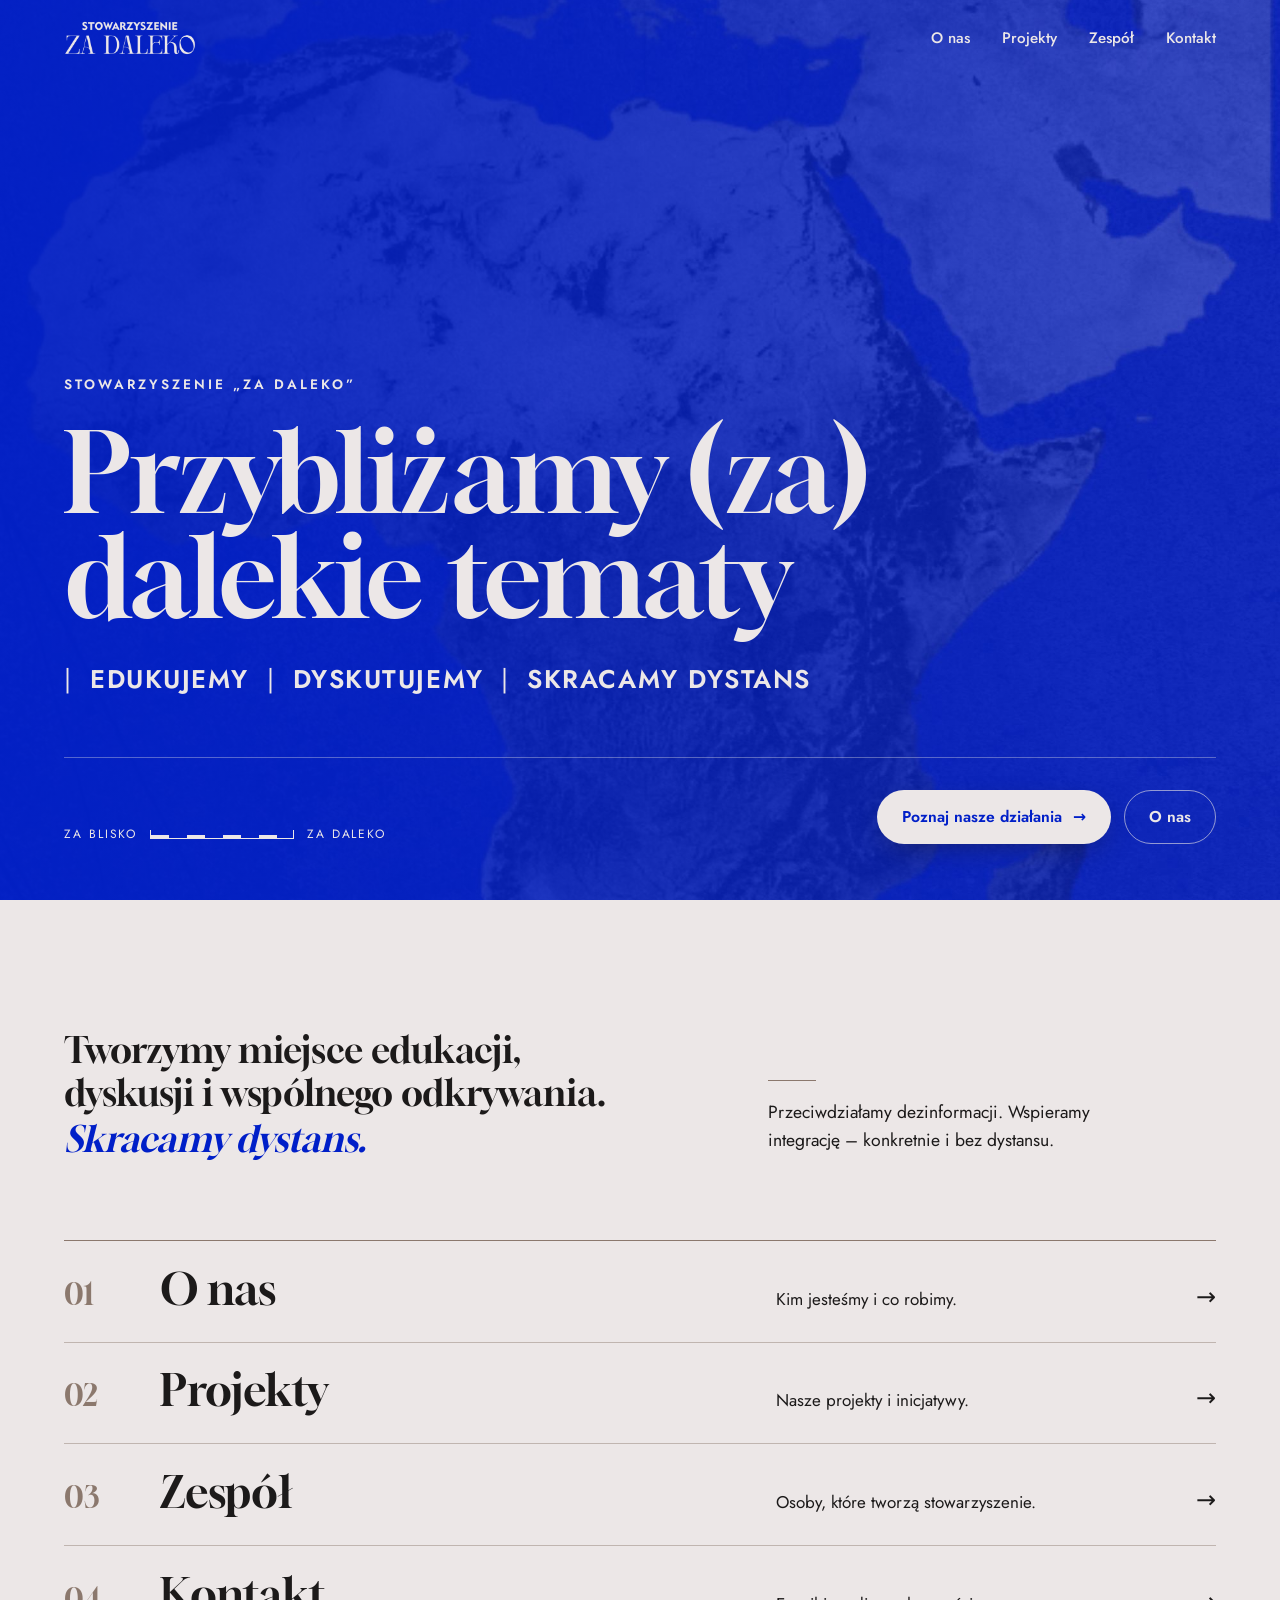
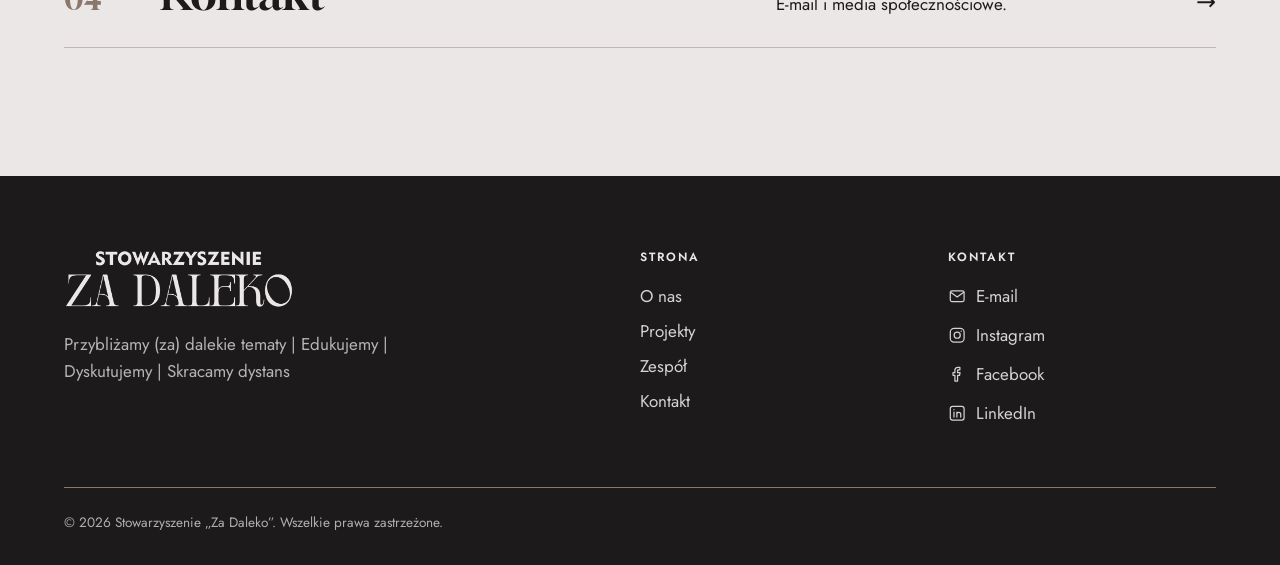
<file: index.html>
<!DOCTYPE html>
<html lang="pl">
<head>
  <meta charset="UTF-8">
  <meta name="viewport" content="width=device-width, initial-scale=1.0">
  <title>Stowarzyszenie „Za Daleko” — Przybliżamy (za) dalekie tematy</title>
  <meta name="description" content="Stowarzyszenie „Za Daleko” — przestrzeń dla historii z podróży, badań i doświadczeń międzykulturowych. Edukujemy, dyskutujemy i skracamy dystans.">
  <meta name="theme-color" content="#001FC8">
  <link rel="canonical" href="https://za-daleko.github.io/">

  <meta property="og:type" content="website">
  <meta property="og:locale" content="pl_PL">
  <meta property="og:site_name" content="Stowarzyszenie „Za Daleko”">
  <meta property="og:title" content="Stowarzyszenie „Za Daleko” — Przybliżamy (za) dalekie tematy">
  <meta property="og:description" content="Stowarzyszenie „Za Daleko” — przestrzeń dla historii z podróży, badań i doświadczeń międzykulturowych. Edukujemy, dyskutujemy i skracamy dystans.">
  <meta property="og:url" content="https://za-daleko.github.io/">
  <meta property="og:image" content="https://za-daleko.github.io/assets/img/og-image.jpg">
  <meta property="og:image:width" content="1200">
  <meta property="og:image:height" content="630">
  <meta property="og:image:alt" content="Logo Stowarzyszenia Za Daleko na tle mapy">
  <meta name="twitter:card" content="summary_large_image">

  <link rel="icon" type="image/png" sizes="32x32" href="assets/icons/favicon-32.png">
  <link rel="icon" type="image/png" sizes="192x192" href="assets/icons/favicon-192.png">
  <link rel="apple-touch-icon" href="assets/icons/apple-touch-icon.png">
  <link rel="manifest" href="site.webmanifest">

  <link rel="preload" href="assets/fonts/gloock-latin.woff2" as="font" type="font/woff2" crossorigin>
  <link rel="preload" href="assets/fonts/jost-latin.woff2" as="font" type="font/woff2" crossorigin>
  <link rel="preload" href="assets/img/mapa-niebieska-2000.jpg" as="image" media="(min-width: 1001px)">
  <link rel="preload" href="assets/img/mapa-niebieska-1000.jpg" as="image" media="(min-width: 601px) and (max-width: 1000px)">  <link rel="preload" href="assets/img/mapa-niebieska-pion-900.jpg" as="image" media="(max-width: 600px)">
  <link rel="stylesheet" href="style.css">
  <script>document.documentElement.classList.add("js");</script>
  <script type="application/ld+json">
  {
    "@context": "https://schema.org",
    "@type": "NGO",
    "name": "Stowarzyszenie „Za Daleko”",
    "url": "https://za-daleko.github.io/",
    "logo": "https://za-daleko.github.io/assets/icons/favicon-512.png",
    "email": "stowarzyszeniezadaleko@gmail.com",
    "taxID": "6793355071",
    "slogan": "Przybliżamy (za) dalekie tematy | Edukujemy | Dyskutujemy | Skracamy dystans",
    "sameAs": [
      "https://www.instagram.com/zadalekopl/",
      "https://www.facebook.com/stowarzyszeniezadaleko/",
      "https://www.linkedin.com/company/stowarzyszenie-za-daleko/"
    ]
  }
  </script></head>
<body>
  <a class="skip-link" href="#tresc">Przejdź do treści</a>

  <!-- ===================== NAWIGACJA (taka sama na każdej stronie) ===================== -->
  <header class="nav" id="nav">
    <div class="wrap nav__bar">
      <a class="nav__logo" href="index.html" aria-label="Stowarzyszenie Za Daleko — strona główna">
        <img class="nav__logo-light" src="assets/img/logo-kremowe.png" alt="" width="800" height="219">
        <img class="nav__logo-dark" src="assets/img/logo-niebieskie.png" alt="" width="800" height="219">
      </a>
      <nav aria-label="Menu główne">
        <button class="burger" type="button" aria-expanded="false" aria-controls="menu">
          <span class="visually-hidden">Menu</span>
          <span class="burger__line" aria-hidden="true"></span>
          <span class="burger__line" aria-hidden="true"></span>
        </button>
        <ul class="menu" id="menu">
          <li><a href="o-nas.html">O nas</a></li>
          <li><a href="projekty.html">Projekty</a></li>
          <li><a href="zespol.html">Zespół</a></li>
          <li><a href="kontakt.html">Kontakt</a></li>
        </ul>
      </nav>
    </div>
  </header>

  <main id="tresc">
    <!-- ===================== PIERWSZY EKRAN ===================== -->
    <section class="hero on-blue" aria-labelledby="h-start">
      <div class="wrap hero__inner">
        <h1 class="hero__name" id="h-start">Stowarzyszenie „Za Daleko”</h1>
        <p class="slogan">
          <span class="slogan__main"><span class="word" style="--d:.1s">Przybliżamy <span class="slogan__za">(za)</span> dalekie tematy</span></span>
          <span class="slogan__verbs">
            <span class="word slogan__sep" style="--d:.5s">|</span>
            <span class="word" style="--d:.6s">Edukujemy</span>
            <span class="word slogan__sep" style="--d:.75s">|</span>
            <span class="word" style="--d:.85s">Dyskutujemy</span>
            <span class="word slogan__sep" style="--d:1s">|</span>
            <span class="word" style="--d:1.1s">Skracamy dystans</span>
          </span>
        </p>
        <div class="hero__foot">
          <div>
            <div class="scale" aria-hidden="true"><span>za blisko</span><i></i><span>za daleko</span></div>
          </div>
          <div class="btns">
            <a class="btn btn--solid" href="o-nas.html#dzialania">Poznaj nasze działania <span class="btn__arrow" aria-hidden="true">→</span></a>
            <a class="btn btn--ghost" href="o-nas.html">O nas</a>
          </div>
        </div>
      </div>
    </section>

    <!-- ===================== KIM JESTEŚMY (teksty z content.js: start.manifest) ===================== -->
    <section class="statement" aria-label="Kim jesteśmy">
      <div class="wrap statement__grid">
        <p class="statement__lead rv" data-tresc="start.manifest.glowny">Tworzymy miejsce edukacji, dyskusji i wspólnego odkrywania.</p>
        <p class="statement__accent rv" data-tresc="start.manifest.akcent">Skracamy dystans.</p>
        <p class="statement__more rv" data-tresc="start.manifest.dopowiedzenie">Przeciwdziałamy dezinformacji. Wspieramy integrację – konkretnie i bez dystansu.</p>
      </div>
    </section>

    <!-- ===================== SPIS PODSTRON ===================== -->
    <section class="explore" aria-label="Spis podstron">
      <div class="wrap">
        <ul class="explore__list">
          <li class="rv"><a class="explore__link" href="o-nas.html"><span class="explore__n" aria-hidden="true">01</span><span class="explore__title">O nas</span><span class="explore__text">Kim jesteśmy i co robimy.</span><span class="explore__arrow" aria-hidden="true">→</span></a></li>
          <li class="rv"><a class="explore__link" href="projekty.html"><span class="explore__n" aria-hidden="true">02</span><span class="explore__title">Projekty</span><span class="explore__text">Nasze projekty i inicjatywy.</span><span class="explore__arrow" aria-hidden="true">→</span></a></li>
          <li class="rv"><a class="explore__link" href="zespol.html"><span class="explore__n" aria-hidden="true">03</span><span class="explore__title">Zespół</span><span class="explore__text">Osoby, które tworzą stowarzyszenie.</span><span class="explore__arrow" aria-hidden="true">→</span></a></li>
          <li class="rv"><a class="explore__link" href="kontakt.html"><span class="explore__n" aria-hidden="true">04</span><span class="explore__title">Kontakt</span><span class="explore__text">E-mail i media społecznościowe.</span><span class="explore__arrow" aria-hidden="true">→</span></a></li>
        </ul>
      </div>
    </section>
  </main>

  <!-- ===================== STOPKA (taka sama na każdej stronie) ===================== -->
  <footer class="footer">
    <div class="wrap">
      <div class="footer__grid">
        <div>
          <a href="index.html"><img class="footer__logo" src="assets/img/logo-kremowe.png" alt="Stowarzyszenie Za Daleko — strona główna" width="800" height="219" loading="lazy"></a>
          <p class="footer__slogan">Przybliżamy (za) dalekie tematy | Edukujemy | Dyskutujemy | Skracamy dystans</p>
        </div>
        <nav aria-label="Stopka">
          <h2 class="footer__h">Strona</h2>
          <ul class="footer__list">
            <li><a href="o-nas.html">O nas</a></li>
            <li><a href="projekty.html">Projekty</a></li>
            <li><a href="zespol.html">Zespół</a></li>
            <li><a href="kontakt.html">Kontakt</a></li>
          </ul>
        </nav>
        <div>
          <h2 class="footer__h">Kontakt</h2>
          <ul class="footer__list" id="stopka-kontakt"></ul>
        </div>
      </div>
      <div class="footer__legal">
        <p>© <span id="rok">2026</span> Stowarzyszenie „Za Daleko”. Wszelkie prawa zastrzeżone.</p>
        <p id="stopka-polityka" hidden><a href="#">Polityka prywatności</a></p>
      </div>
    </div>
  </footer>

  <noscript>
    <p class="noscript">Aby zobaczyć wszystkie treści strony, włącz obsługę JavaScript w przeglądarce. Kontakt: stowarzyszeniezadaleko@gmail.com</p>
  </noscript>

  <script src="content.js"></script>
  <script src="script.js"></script>
</body>
</html>
</file>
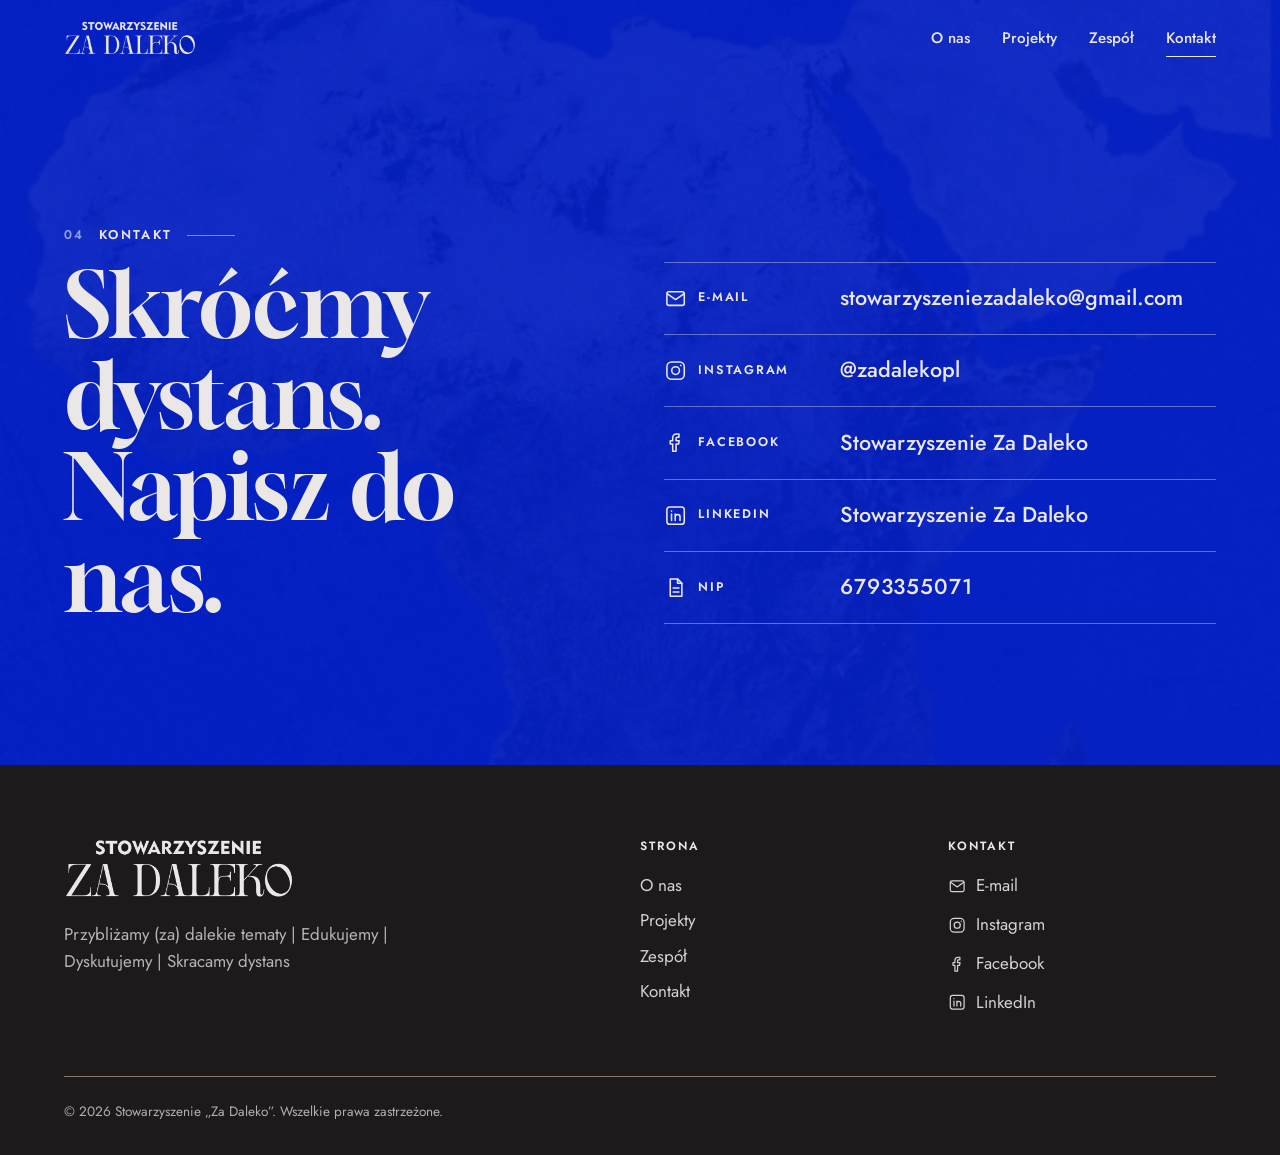
<file: kontakt.html>
<!DOCTYPE html>
<html lang="pl">
<head>
  <meta charset="UTF-8">
  <meta name="viewport" content="width=device-width, initial-scale=1.0">
  <title>Kontakt — Stowarzyszenie „Za Daleko”</title>
  <meta name="description" content="Kontakt ze Stowarzyszeniem „Za Daleko”: e-mail, Instagram, Facebook, LinkedIn, NIP.">
  <meta name="theme-color" content="#001FC8">
  <link rel="canonical" href="https://za-daleko.github.io/kontakt.html">

  <meta property="og:type" content="website">
  <meta property="og:locale" content="pl_PL">
  <meta property="og:site_name" content="Stowarzyszenie „Za Daleko”">
  <meta property="og:title" content="Kontakt — Stowarzyszenie „Za Daleko”">
  <meta property="og:description" content="Kontakt ze Stowarzyszeniem „Za Daleko”: e-mail, Instagram, Facebook, LinkedIn, NIP.">
  <meta property="og:url" content="https://za-daleko.github.io/kontakt.html">
  <meta property="og:image" content="https://za-daleko.github.io/assets/img/og-image.jpg">
  <meta property="og:image:width" content="1200">
  <meta property="og:image:height" content="630">
  <meta property="og:image:alt" content="Logo Stowarzyszenia Za Daleko na tle mapy">
  <meta name="twitter:card" content="summary_large_image">

  <link rel="icon" type="image/png" sizes="32x32" href="assets/icons/favicon-32.png">
  <link rel="icon" type="image/png" sizes="192x192" href="assets/icons/favicon-192.png">
  <link rel="apple-touch-icon" href="assets/icons/apple-touch-icon.png">
  <link rel="manifest" href="site.webmanifest">

  <link rel="preload" href="assets/fonts/gloock-latin.woff2" as="font" type="font/woff2" crossorigin>
  <link rel="preload" href="assets/fonts/jost-latin.woff2" as="font" type="font/woff2" crossorigin>
  <link rel="preload" href="assets/img/mapa-niebieska-2000.jpg" as="image" media="(min-width: 1001px)">
  <link rel="preload" href="assets/img/mapa-niebieska-1000.jpg" as="image" media="(max-width: 1000px)">
  <link rel="stylesheet" href="style.css">
  <script>document.documentElement.classList.add("js");</script>
</head>
<body>
  <a class="skip-link" href="#tresc">Przejdź do treści</a>

  <!-- ===================== NAWIGACJA (taka sama na każdej stronie) ===================== -->
  <header class="nav" id="nav">
    <div class="wrap nav__bar">
      <a class="nav__logo" href="index.html" aria-label="Stowarzyszenie Za Daleko — strona główna">
        <img class="nav__logo-light" src="assets/img/logo-kremowe.png" alt="" width="800" height="219">
        <img class="nav__logo-dark" src="assets/img/logo-niebieskie.png" alt="" width="800" height="219">
      </a>
      <nav aria-label="Menu główne">
        <button class="burger" type="button" aria-expanded="false" aria-controls="menu">
          <span class="visually-hidden">Menu</span>
          <span class="burger__line" aria-hidden="true"></span>
          <span class="burger__line" aria-hidden="true"></span>
        </button>
        <ul class="menu" id="menu">
          <li><a href="o-nas.html">O nas</a></li>
          <li><a href="projekty.html">Projekty</a></li>
          <li><a href="zespol.html">Zespół</a></li>
          <li><a href="kontakt.html" aria-current="page">Kontakt</a></li>
        </ul>
      </nav>
    </div>
  </header>

  <main id="tresc">
    <section class="contact contact--page on-blue" aria-labelledby="h-strona">
      <div class="wrap contact__grid">
        <div class="rv">
          <p class="eyebrow"><span class="eyebrow__n">04</span>Kontakt</p>
          <h1 class="h2 contact__title" id="h-strona" data-tresc="kontakt.tytul">Skróćmy dystans. Napisz do nas.</h1>
        </div>
        <ul class="channels rv" id="kontakt-kanaly"></ul>
      </div>
    </section>
  </main>

  <!-- ===================== STOPKA (taka sama na każdej stronie) ===================== -->
  <footer class="footer">
    <div class="wrap">
      <div class="footer__grid">
        <div>
          <a href="index.html"><img class="footer__logo" src="assets/img/logo-kremowe.png" alt="Stowarzyszenie Za Daleko — strona główna" width="800" height="219" loading="lazy"></a>
          <p class="footer__slogan">Przybliżamy (za) dalekie tematy | Edukujemy | Dyskutujemy | Skracamy dystans</p>
        </div>
        <nav aria-label="Stopka">
          <h2 class="footer__h">Strona</h2>
          <ul class="footer__list">
            <li><a href="o-nas.html">O nas</a></li>
            <li><a href="projekty.html">Projekty</a></li>
            <li><a href="zespol.html">Zespół</a></li>
            <li><a href="kontakt.html">Kontakt</a></li>
          </ul>
        </nav>
        <div>
          <h2 class="footer__h">Kontakt</h2>
          <ul class="footer__list" id="stopka-kontakt"></ul>
        </div>
      </div>
      <div class="footer__legal">
        <p>© <span id="rok">2026</span> Stowarzyszenie „Za Daleko”. Wszelkie prawa zastrzeżone.</p>
        <p id="stopka-polityka" hidden><a href="#">Polityka prywatności</a></p>
      </div>
    </div>
  </footer>

  <noscript>
    <p class="noscript">Aby zobaczyć wszystkie treści strony, włącz obsługę JavaScript w przeglądarce. Kontakt: stowarzyszeniezadaleko@gmail.com</p>
  </noscript>

  <script src="content.js"></script>
  <script src="script.js"></script>
</body>
</html>
</file>
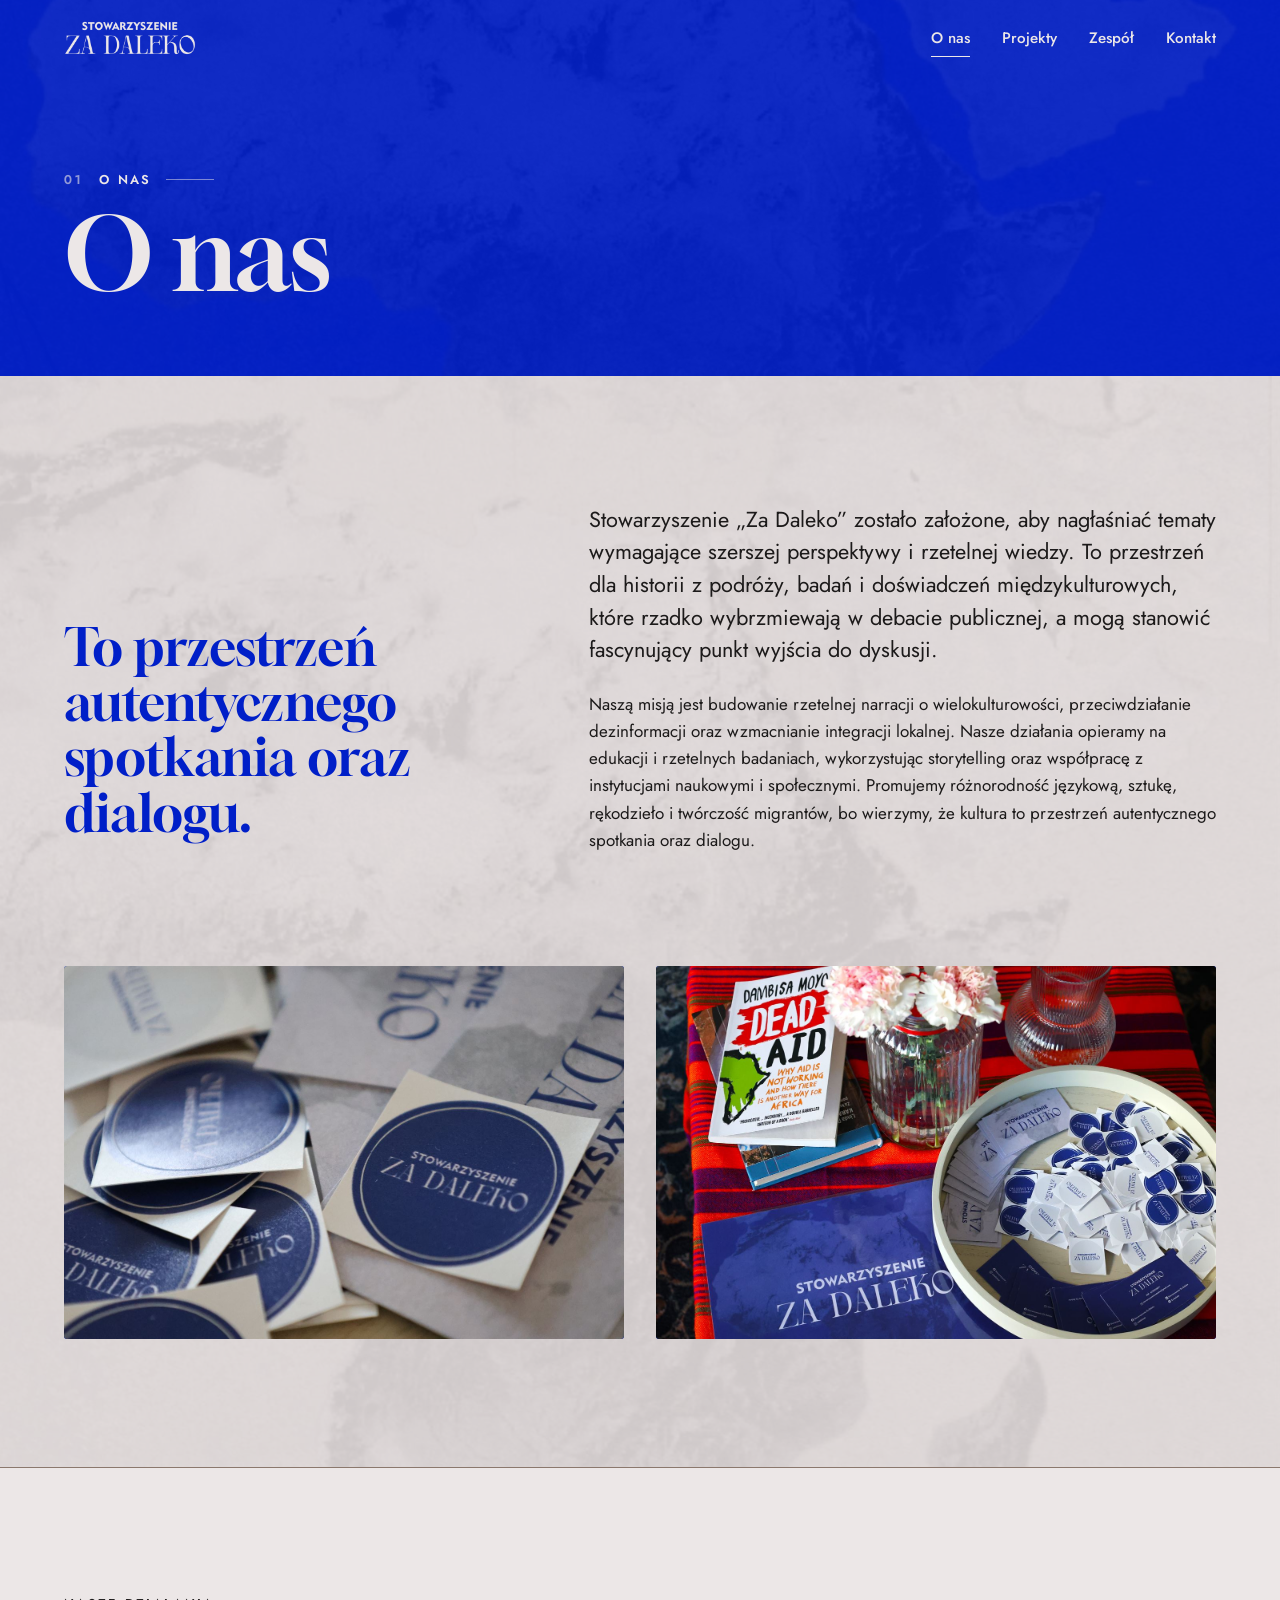
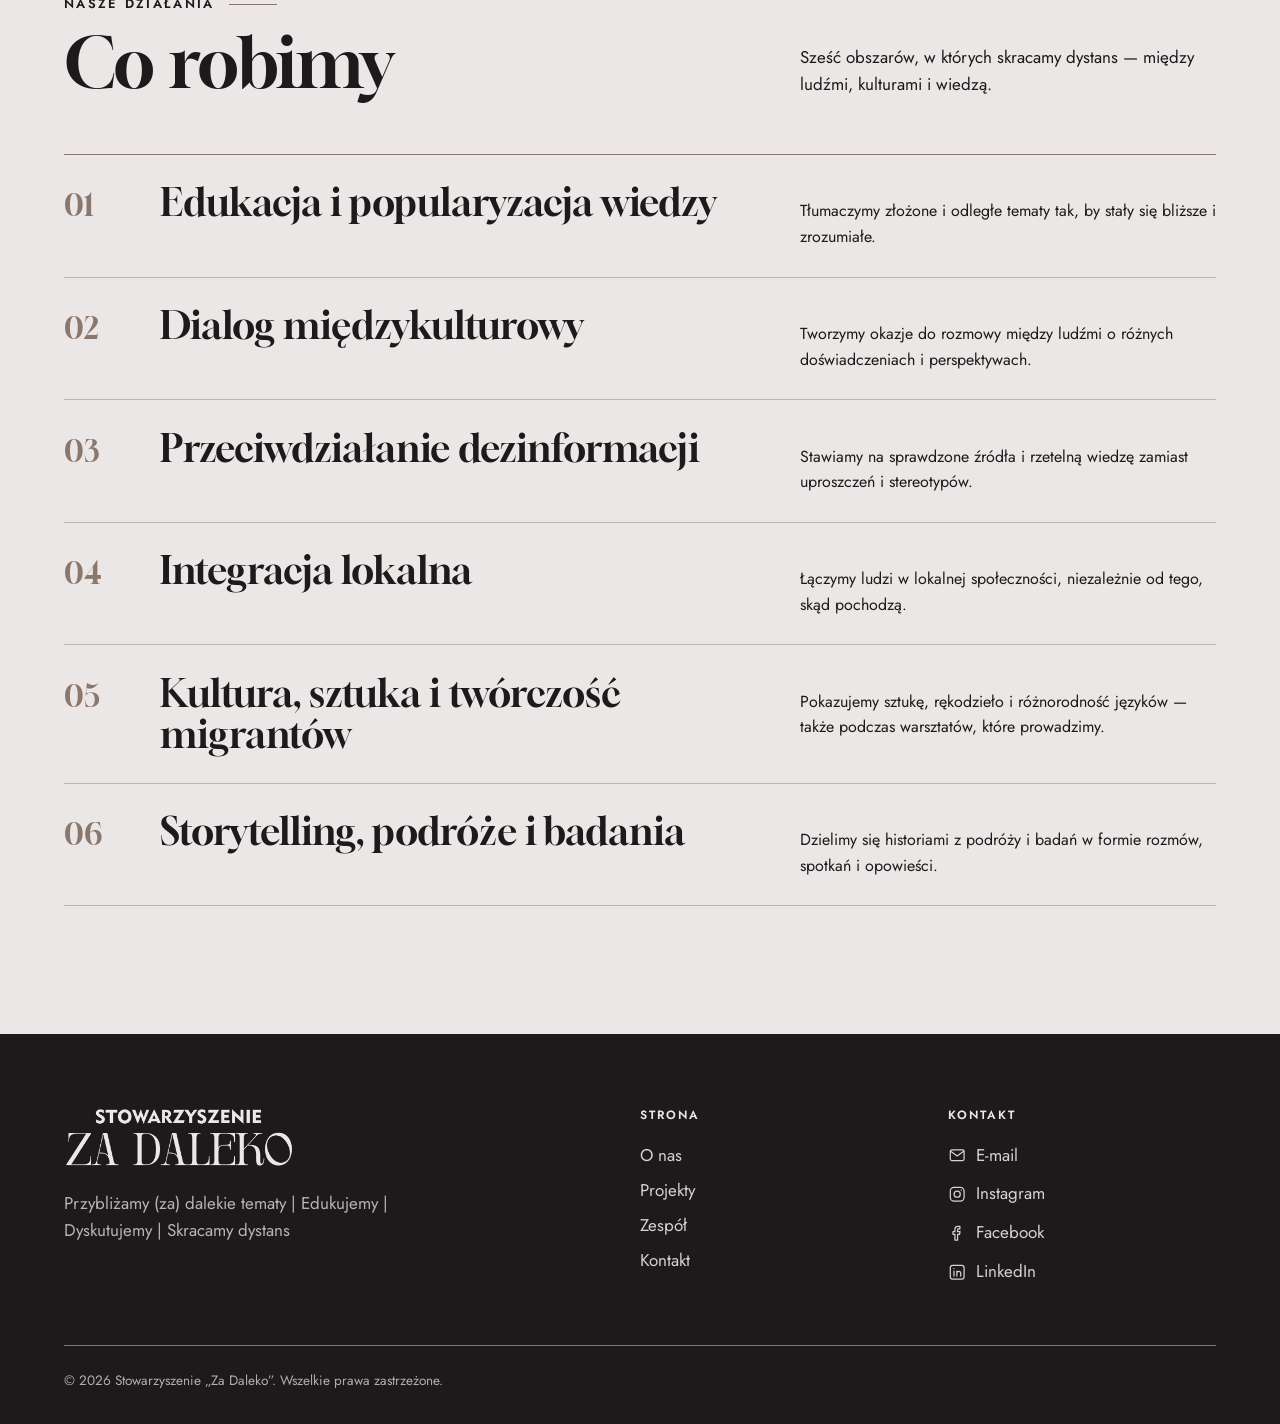
<file: o-nas.html>
<!DOCTYPE html>
<html lang="pl">
<head>
  <meta charset="UTF-8">
  <meta name="viewport" content="width=device-width, initial-scale=1.0">
  <title>O nas — Stowarzyszenie „Za Daleko”</title>
  <meta name="description" content="Stowarzyszenie „Za Daleko” — kim jesteśmy i co robimy: edukacja, dialog międzykulturowy, przeciwdziałanie dezinformacji, integracja lokalna, kultura i storytelling.">
  <meta name="theme-color" content="#001FC8">
  <link rel="canonical" href="https://za-daleko.github.io/o-nas.html">

  <meta property="og:type" content="website">
  <meta property="og:locale" content="pl_PL">
  <meta property="og:site_name" content="Stowarzyszenie „Za Daleko”">
  <meta property="og:title" content="O nas — Stowarzyszenie „Za Daleko”">
  <meta property="og:description" content="Stowarzyszenie „Za Daleko” — kim jesteśmy i co robimy: edukacja, dialog międzykulturowy, przeciwdziałanie dezinformacji, integracja lokalna, kultura i storytelling.">
  <meta property="og:url" content="https://za-daleko.github.io/o-nas.html">
  <meta property="og:image" content="https://za-daleko.github.io/assets/img/og-image.jpg">
  <meta property="og:image:width" content="1200">
  <meta property="og:image:height" content="630">
  <meta property="og:image:alt" content="Logo Stowarzyszenia Za Daleko na tle mapy">
  <meta name="twitter:card" content="summary_large_image">

  <link rel="icon" type="image/png" sizes="32x32" href="assets/icons/favicon-32.png">
  <link rel="icon" type="image/png" sizes="192x192" href="assets/icons/favicon-192.png">
  <link rel="apple-touch-icon" href="assets/icons/apple-touch-icon.png">
  <link rel="manifest" href="site.webmanifest">

  <link rel="preload" href="assets/fonts/gloock-latin.woff2" as="font" type="font/woff2" crossorigin>
  <link rel="preload" href="assets/fonts/jost-latin.woff2" as="font" type="font/woff2" crossorigin>
  <link rel="preload" href="assets/img/mapa-niebieska-2000.jpg" as="image" media="(min-width: 1001px)">
  <link rel="preload" href="assets/img/mapa-niebieska-1000.jpg" as="image" media="(max-width: 1000px)">
  <link rel="stylesheet" href="style.css">
  <script>document.documentElement.classList.add("js");</script>
</head>
<body>
  <a class="skip-link" href="#tresc">Przejdź do treści</a>

  <!-- ===================== NAWIGACJA (taka sama na każdej stronie) ===================== -->
  <header class="nav" id="nav">
    <div class="wrap nav__bar">
      <a class="nav__logo" href="index.html" aria-label="Stowarzyszenie Za Daleko — strona główna">
        <img class="nav__logo-light" src="assets/img/logo-kremowe.png" alt="" width="800" height="219">
        <img class="nav__logo-dark" src="assets/img/logo-niebieskie.png" alt="" width="800" height="219">
      </a>
      <nav aria-label="Menu główne">
        <button class="burger" type="button" aria-expanded="false" aria-controls="menu">
          <span class="visually-hidden">Menu</span>
          <span class="burger__line" aria-hidden="true"></span>
          <span class="burger__line" aria-hidden="true"></span>
        </button>
        <ul class="menu" id="menu">
          <li><a href="o-nas.html" aria-current="page">O nas</a></li>
          <li><a href="projekty.html">Projekty</a></li>
          <li><a href="zespol.html">Zespół</a></li>
          <li><a href="kontakt.html">Kontakt</a></li>
        </ul>
      </nav>
    </div>
  </header>

  <main id="tresc">

    <section class="page-hero on-blue" aria-labelledby="h-strona">
      <div class="wrap page-hero__inner">
        <p class="eyebrow"><span class="eyebrow__n">01</span>O nas</p>
        <h1 class="page-hero__title" id="h-strona">O nas</h1>
      </div>
    </section>

    <section class="about" aria-label="Opis stowarzyszenia">
      <div class="wrap about__grid">
        <div class="rv">
          <p class="about__quote" data-tresc="oNas.cytat"></p>
        </div>
        <div class="about__text rv" id="onas-akapity"></div>
      </div>
      <ul class="wrap about__photos" id="onas-zdjecia" aria-label="Zdjęcia stowarzyszenia"></ul>
    </section>

    <section class="areas" id="dzialania" aria-labelledby="h-dz">
      <div class="wrap">
        <div class="section-head rv">
          <div>
            <p class="eyebrow">Nasze działania</p>
            <h2 class="h2" id="h-dz" data-tresc="dzialania.tytul">Co robimy</h2>
          </div>
          <p class="section-head__lead" data-tresc="dzialania.wstep"></p>
        </div>
        <ol class="areas__list" id="dzialania-lista"></ol>
      </div>
    </section>
  </main>

  <!-- ===================== STOPKA (taka sama na każdej stronie) ===================== -->
  <footer class="footer">
    <div class="wrap">
      <div class="footer__grid">
        <div>
          <a href="index.html"><img class="footer__logo" src="assets/img/logo-kremowe.png" alt="Stowarzyszenie Za Daleko — strona główna" width="800" height="219" loading="lazy"></a>
          <p class="footer__slogan">Przybliżamy (za) dalekie tematy | Edukujemy | Dyskutujemy | Skracamy dystans</p>
        </div>
        <nav aria-label="Stopka">
          <h2 class="footer__h">Strona</h2>
          <ul class="footer__list">
            <li><a href="o-nas.html">O nas</a></li>
            <li><a href="projekty.html">Projekty</a></li>
            <li><a href="zespol.html">Zespół</a></li>
            <li><a href="kontakt.html">Kontakt</a></li>
          </ul>
        </nav>
        <div>
          <h2 class="footer__h">Kontakt</h2>
          <ul class="footer__list" id="stopka-kontakt"></ul>
        </div>
      </div>
      <div class="footer__legal">
        <p>© <span id="rok">2026</span> Stowarzyszenie „Za Daleko”. Wszelkie prawa zastrzeżone.</p>
        <p id="stopka-polityka" hidden><a href="#">Polityka prywatności</a></p>
      </div>
    </div>
  </footer>

  <noscript>
    <p class="noscript">Aby zobaczyć wszystkie treści strony, włącz obsługę JavaScript w przeglądarce. Kontakt: stowarzyszeniezadaleko@gmail.com</p>
  </noscript>

  <script src="content.js"></script>
  <script src="script.js"></script>
</body>
</html>
</file>
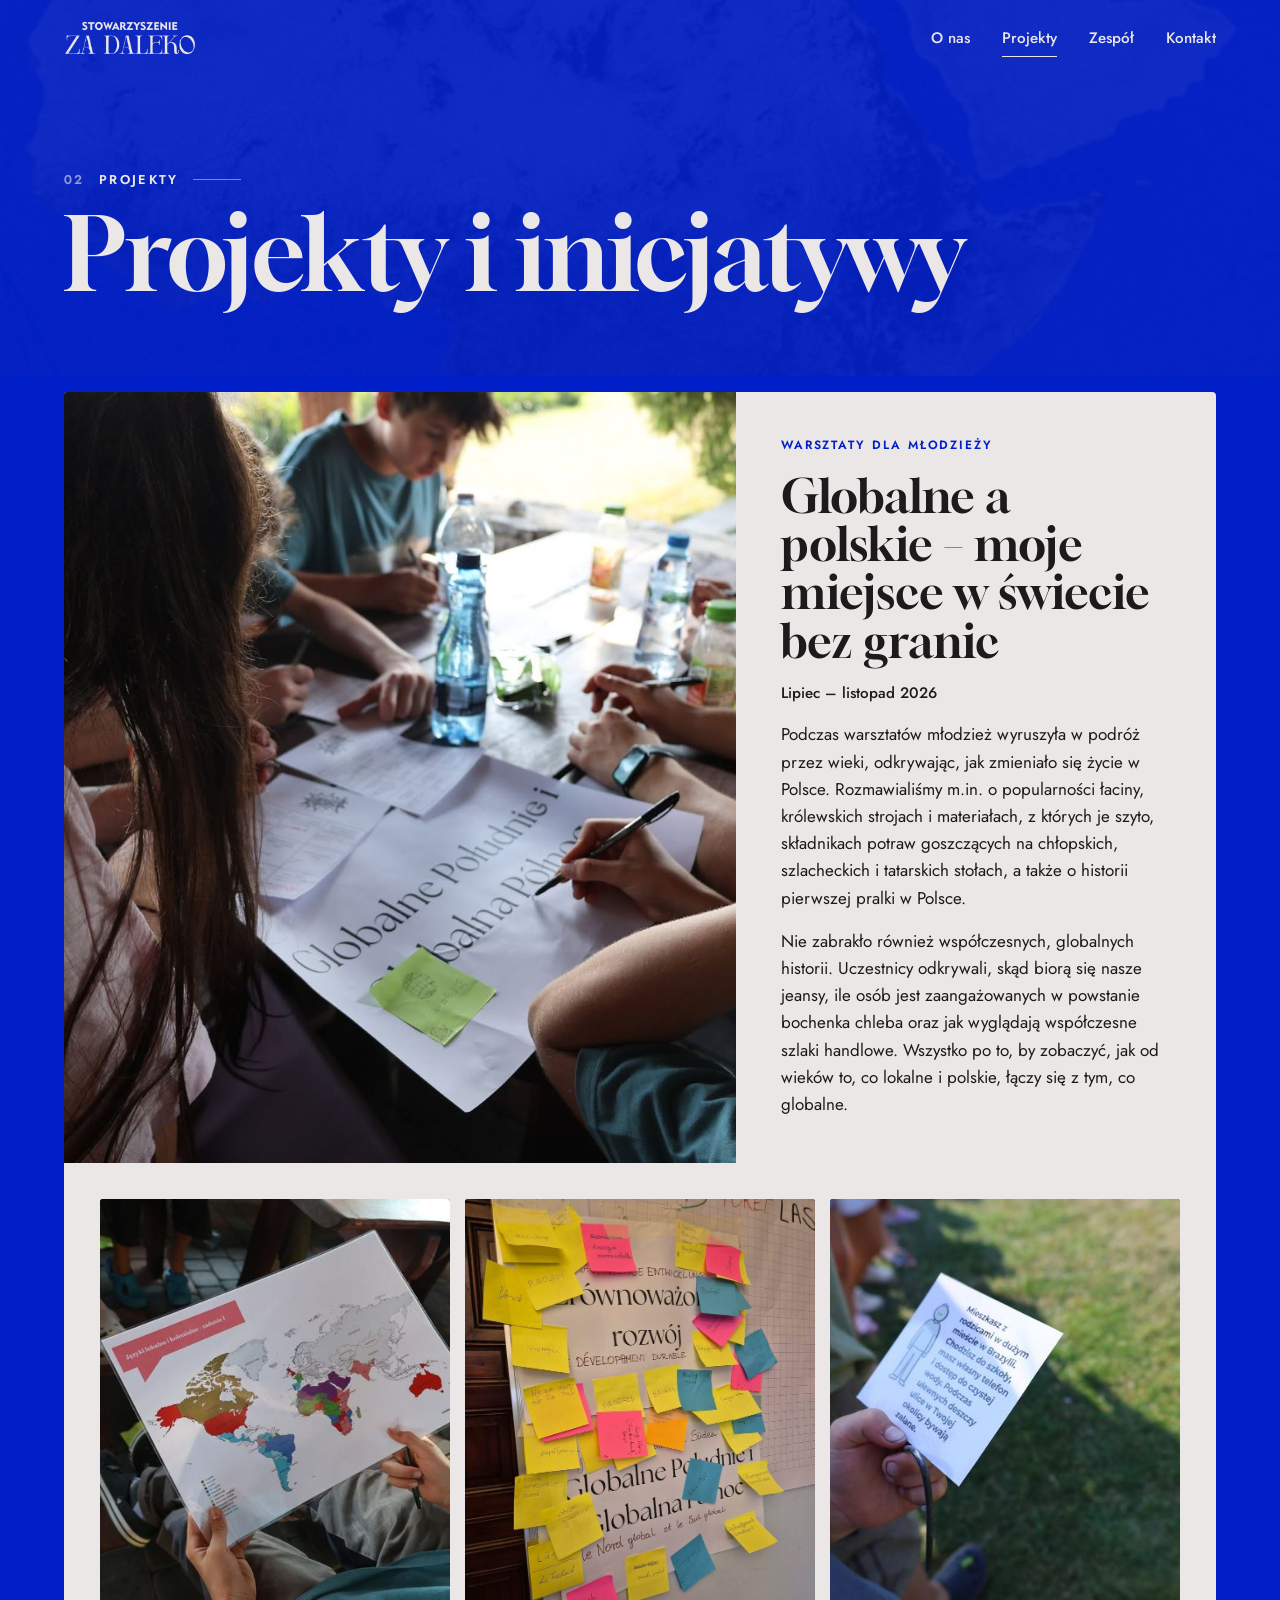
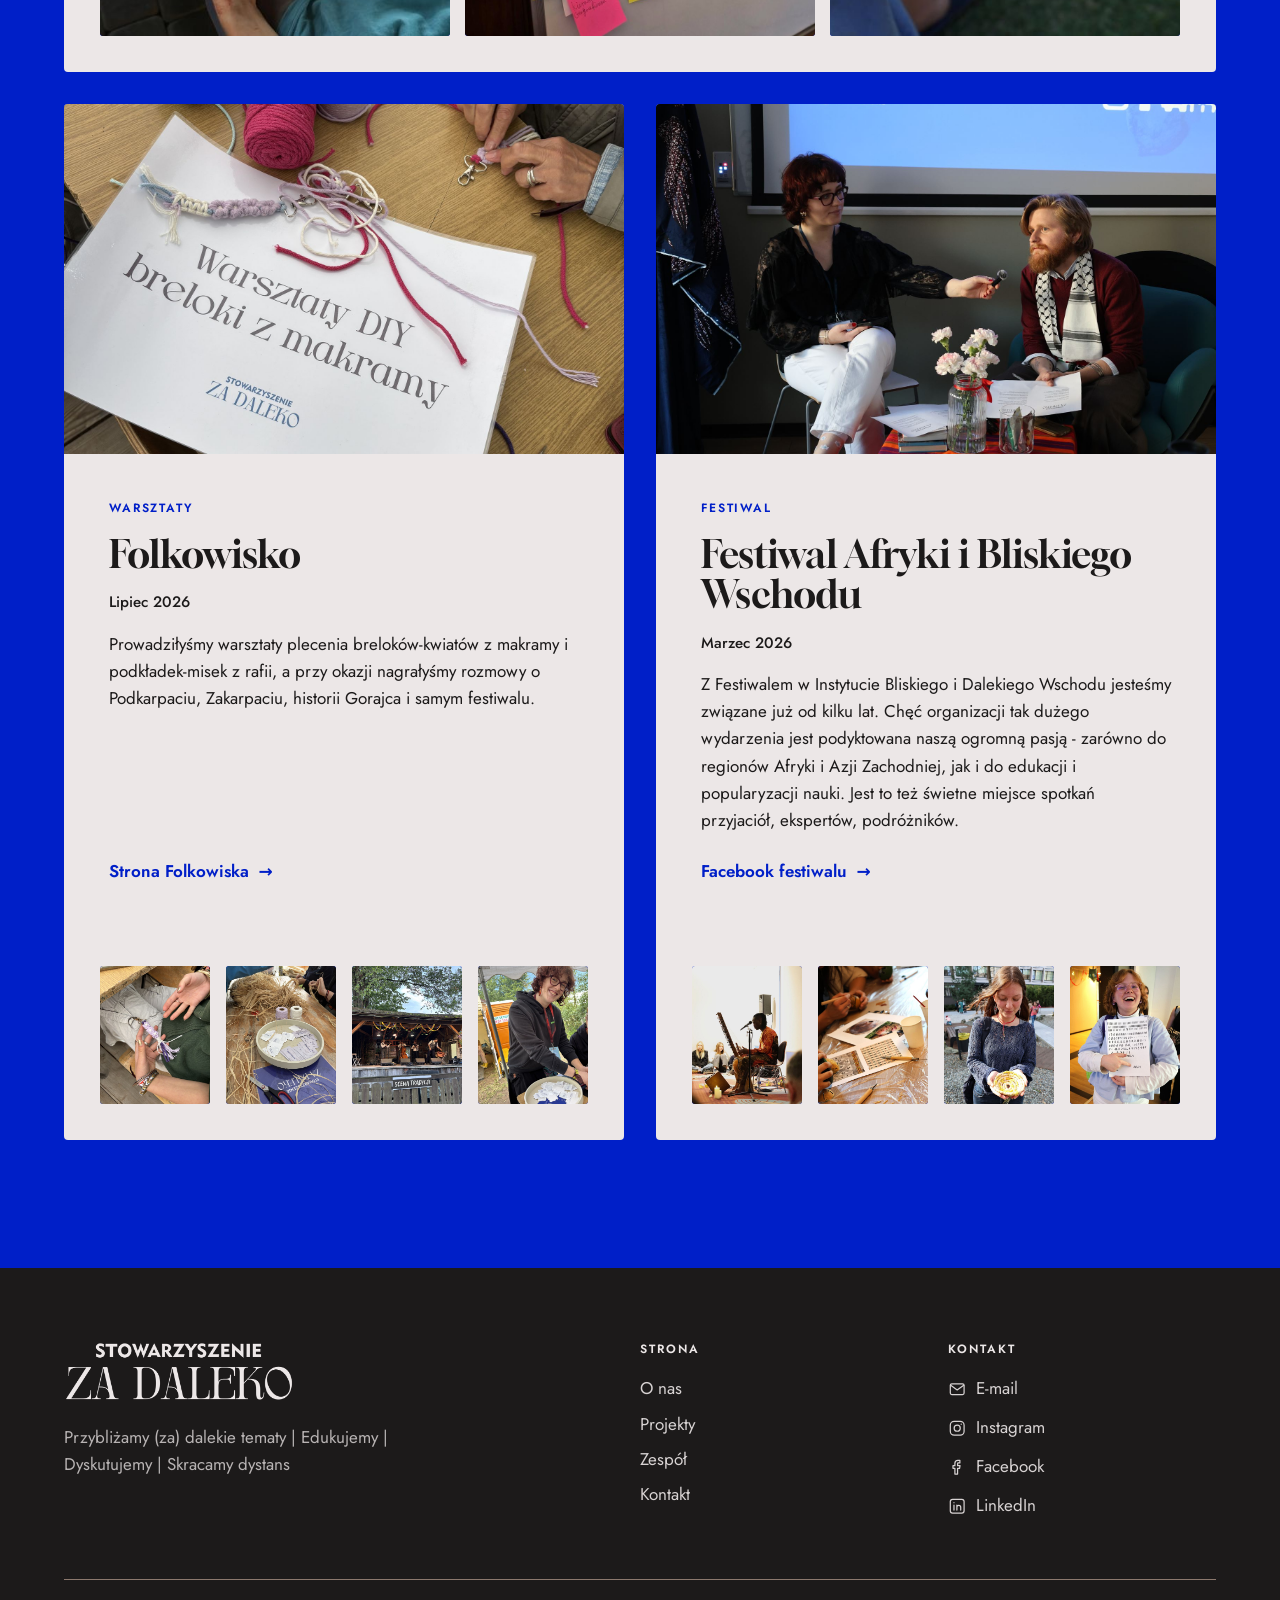
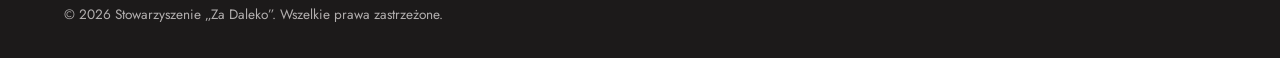
<file: projekty.html>
<!DOCTYPE html>
<html lang="pl">
<head>
  <meta charset="UTF-8">
  <meta name="viewport" content="width=device-width, initial-scale=1.0">
  <title>Projekty — Stowarzyszenie „Za Daleko”</title>
  <meta name="description" content="Projekty i inicjatywy Stowarzyszenia „Za Daleko”.">
  <meta name="theme-color" content="#001FC8">
  <link rel="canonical" href="https://za-daleko.github.io/projekty.html">

  <meta property="og:type" content="website">
  <meta property="og:locale" content="pl_PL">
  <meta property="og:site_name" content="Stowarzyszenie „Za Daleko”">
  <meta property="og:title" content="Projekty — Stowarzyszenie „Za Daleko”">
  <meta property="og:description" content="Projekty i inicjatywy Stowarzyszenia „Za Daleko”.">
  <meta property="og:url" content="https://za-daleko.github.io/projekty.html">
  <meta property="og:image" content="https://za-daleko.github.io/assets/img/og-image.jpg">
  <meta property="og:image:width" content="1200">
  <meta property="og:image:height" content="630">
  <meta property="og:image:alt" content="Logo Stowarzyszenia Za Daleko na tle mapy">
  <meta name="twitter:card" content="summary_large_image">

  <link rel="icon" type="image/png" sizes="32x32" href="assets/icons/favicon-32.png">
  <link rel="icon" type="image/png" sizes="192x192" href="assets/icons/favicon-192.png">
  <link rel="apple-touch-icon" href="assets/icons/apple-touch-icon.png">
  <link rel="manifest" href="site.webmanifest">

  <link rel="preload" href="assets/fonts/gloock-latin.woff2" as="font" type="font/woff2" crossorigin>
  <link rel="preload" href="assets/fonts/jost-latin.woff2" as="font" type="font/woff2" crossorigin>
  <link rel="preload" href="assets/img/mapa-niebieska-2000.jpg" as="image" media="(min-width: 1001px)">
  <link rel="preload" href="assets/img/mapa-niebieska-1000.jpg" as="image" media="(max-width: 1000px)">
  <link rel="stylesheet" href="style.css">
  <script>document.documentElement.classList.add("js");</script>
</head>
<body>
  <a class="skip-link" href="#tresc">Przejdź do treści</a>

  <!-- ===================== NAWIGACJA (taka sama na każdej stronie) ===================== -->
  <header class="nav" id="nav">
    <div class="wrap nav__bar">
      <a class="nav__logo" href="index.html" aria-label="Stowarzyszenie Za Daleko — strona główna">
        <img class="nav__logo-light" src="assets/img/logo-kremowe.png" alt="" width="800" height="219">
        <img class="nav__logo-dark" src="assets/img/logo-niebieskie.png" alt="" width="800" height="219">
      </a>
      <nav aria-label="Menu główne">
        <button class="burger" type="button" aria-expanded="false" aria-controls="menu">
          <span class="visually-hidden">Menu</span>
          <span class="burger__line" aria-hidden="true"></span>
          <span class="burger__line" aria-hidden="true"></span>
        </button>
        <ul class="menu" id="menu">
          <li><a href="o-nas.html">O nas</a></li>
          <li><a href="projekty.html" aria-current="page">Projekty</a></li>
          <li><a href="zespol.html">Zespół</a></li>
          <li><a href="kontakt.html">Kontakt</a></li>
        </ul>
      </nav>
    </div>
  </header>

  <main id="tresc">

    <section class="page-hero on-blue" aria-labelledby="h-strona">
      <div class="wrap page-hero__inner">
        <p class="eyebrow"><span class="eyebrow__n">02</span>Projekty</p>
        <h1 class="page-hero__title" id="h-strona" data-tresc="projekty.tytul">Projekty i inicjatywy</h1>
      </div>
    </section>

    <section class="projects on-blue" aria-label="Lista projektów">
      <div class="wrap">
        <div id="projekty-lista" class="projects__list"></div>
      </div>
    </section>
  </main>

  <!-- ===================== STOPKA (taka sama na każdej stronie) ===================== -->
  <footer class="footer">
    <div class="wrap">
      <div class="footer__grid">
        <div>
          <a href="index.html"><img class="footer__logo" src="assets/img/logo-kremowe.png" alt="Stowarzyszenie Za Daleko — strona główna" width="800" height="219" loading="lazy"></a>
          <p class="footer__slogan">Przybliżamy (za) dalekie tematy | Edukujemy | Dyskutujemy | Skracamy dystans</p>
        </div>
        <nav aria-label="Stopka">
          <h2 class="footer__h">Strona</h2>
          <ul class="footer__list">
            <li><a href="o-nas.html">O nas</a></li>
            <li><a href="projekty.html">Projekty</a></li>
            <li><a href="zespol.html">Zespół</a></li>
            <li><a href="kontakt.html">Kontakt</a></li>
          </ul>
        </nav>
        <div>
          <h2 class="footer__h">Kontakt</h2>
          <ul class="footer__list" id="stopka-kontakt"></ul>
        </div>
      </div>
      <div class="footer__legal">
        <p>© <span id="rok">2026</span> Stowarzyszenie „Za Daleko”. Wszelkie prawa zastrzeżone.</p>
        <p id="stopka-polityka" hidden><a href="#">Polityka prywatności</a></p>
      </div>
    </div>
  </footer>

  <noscript>
    <p class="noscript">Aby zobaczyć wszystkie treści strony, włącz obsługę JavaScript w przeglądarce. Kontakt: stowarzyszeniezadaleko@gmail.com</p>
  </noscript>

  <script src="content.js"></script>
  <script src="script.js"></script>
</body>
</html>
</file>
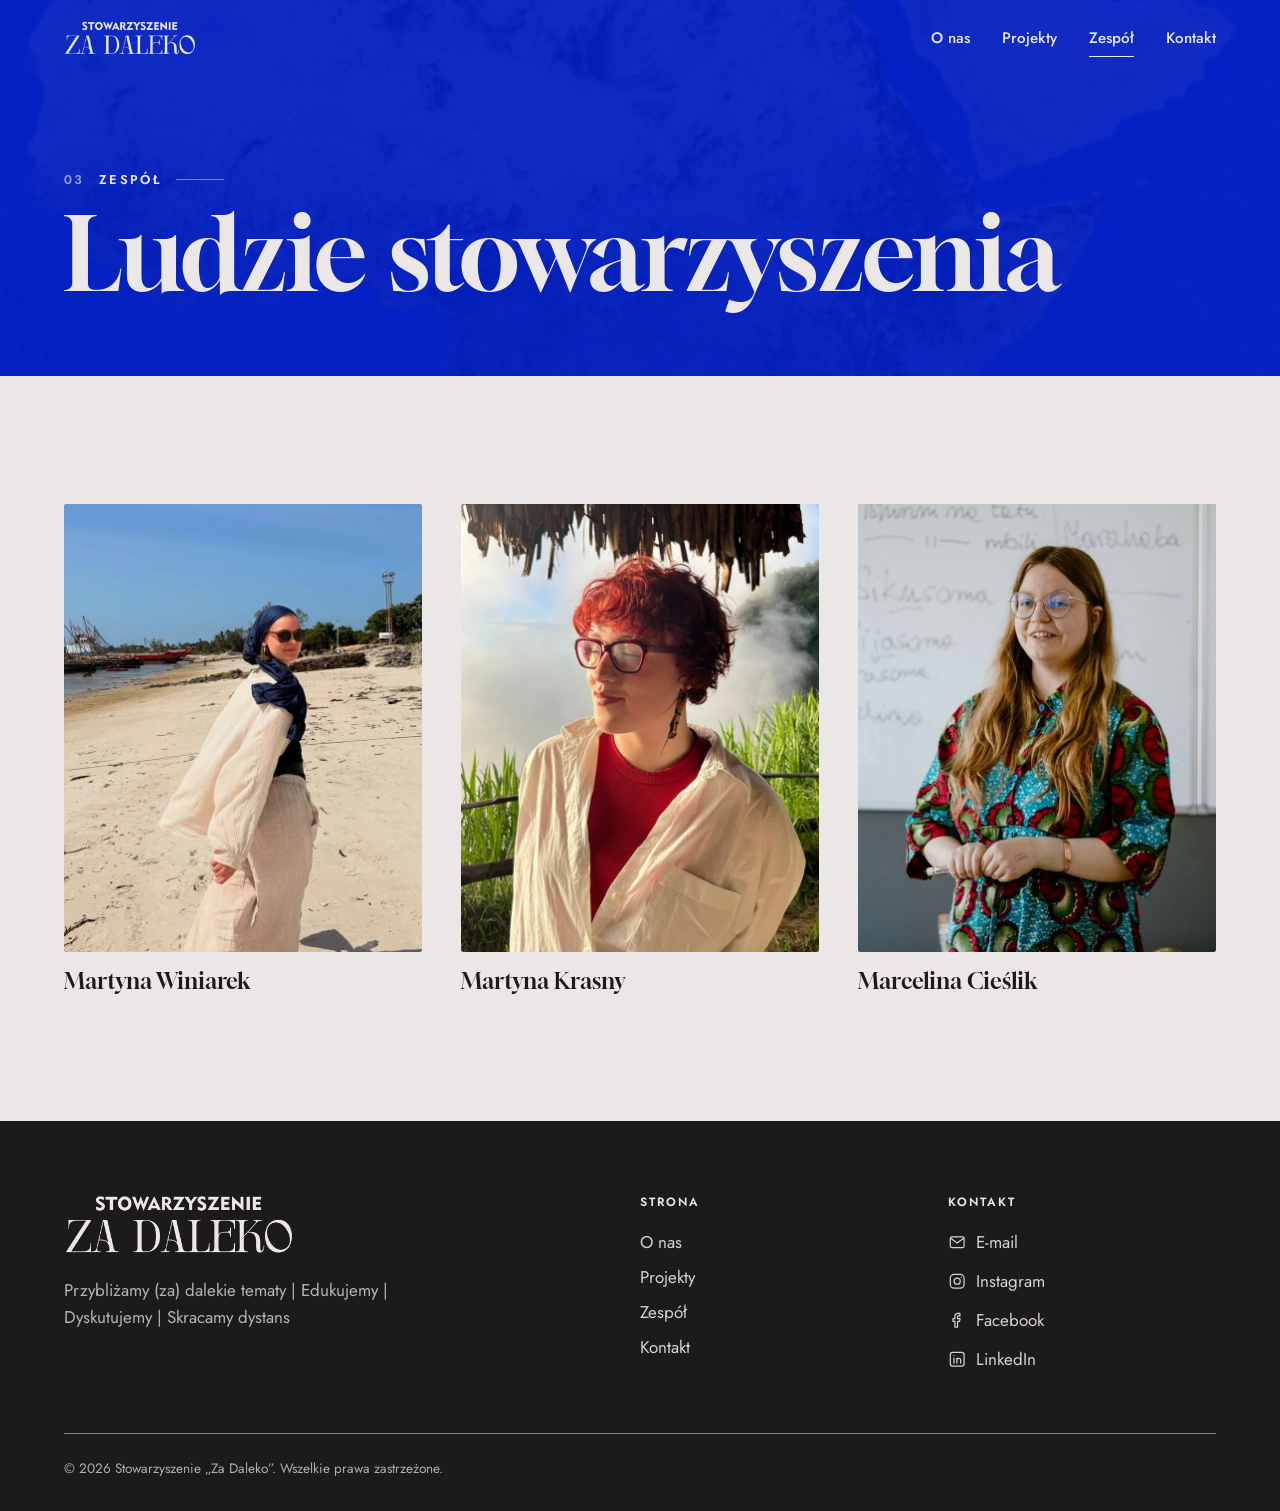
<file: zespol.html>
<!DOCTYPE html>
<html lang="pl">
<head>
  <meta charset="UTF-8">
  <meta name="viewport" content="width=device-width, initial-scale=1.0">
  <title>Zespół — Stowarzyszenie „Za Daleko”</title>
  <meta name="description" content="Poznaj osoby, które tworzą Stowarzyszenie „Za Daleko”.">
  <meta name="theme-color" content="#001FC8">
  <link rel="canonical" href="https://za-daleko.github.io/zespol.html">

  <meta property="og:type" content="website">
  <meta property="og:locale" content="pl_PL">
  <meta property="og:site_name" content="Stowarzyszenie „Za Daleko”">
  <meta property="og:title" content="Zespół — Stowarzyszenie „Za Daleko”">
  <meta property="og:description" content="Poznaj osoby, które tworzą Stowarzyszenie „Za Daleko”.">
  <meta property="og:url" content="https://za-daleko.github.io/zespol.html">
  <meta property="og:image" content="https://za-daleko.github.io/assets/img/og-image.jpg">
  <meta property="og:image:width" content="1200">
  <meta property="og:image:height" content="630">
  <meta property="og:image:alt" content="Logo Stowarzyszenia Za Daleko na tle mapy">
  <meta name="twitter:card" content="summary_large_image">

  <link rel="icon" type="image/png" sizes="32x32" href="assets/icons/favicon-32.png">
  <link rel="icon" type="image/png" sizes="192x192" href="assets/icons/favicon-192.png">
  <link rel="apple-touch-icon" href="assets/icons/apple-touch-icon.png">
  <link rel="manifest" href="site.webmanifest">

  <link rel="preload" href="assets/fonts/gloock-latin.woff2" as="font" type="font/woff2" crossorigin>
  <link rel="preload" href="assets/fonts/jost-latin.woff2" as="font" type="font/woff2" crossorigin>
  <link rel="preload" href="assets/img/mapa-niebieska-2000.jpg" as="image" media="(min-width: 1001px)">
  <link rel="preload" href="assets/img/mapa-niebieska-1000.jpg" as="image" media="(max-width: 1000px)">
  <link rel="stylesheet" href="style.css">
  <script>document.documentElement.classList.add("js");</script>
</head>
<body>
  <a class="skip-link" href="#tresc">Przejdź do treści</a>

  <!-- ===================== NAWIGACJA (taka sama na każdej stronie) ===================== -->
  <header class="nav" id="nav">
    <div class="wrap nav__bar">
      <a class="nav__logo" href="index.html" aria-label="Stowarzyszenie Za Daleko — strona główna">
        <img class="nav__logo-light" src="assets/img/logo-kremowe.png" alt="" width="800" height="219">
        <img class="nav__logo-dark" src="assets/img/logo-niebieskie.png" alt="" width="800" height="219">
      </a>
      <nav aria-label="Menu główne">
        <button class="burger" type="button" aria-expanded="false" aria-controls="menu">
          <span class="visually-hidden">Menu</span>
          <span class="burger__line" aria-hidden="true"></span>
          <span class="burger__line" aria-hidden="true"></span>
        </button>
        <ul class="menu" id="menu">
          <li><a href="o-nas.html">O nas</a></li>
          <li><a href="projekty.html">Projekty</a></li>
          <li><a href="zespol.html" aria-current="page">Zespół</a></li>
          <li><a href="kontakt.html">Kontakt</a></li>
        </ul>
      </nav>
    </div>
  </header>

  <main id="tresc">

    <section class="page-hero on-blue" aria-labelledby="h-strona">
      <div class="wrap page-hero__inner">
        <p class="eyebrow"><span class="eyebrow__n">03</span>Zespół</p>
        <h1 class="page-hero__title" id="h-strona" data-tresc="zespol.tytul">Ludzie stowarzyszenia</h1>
      </div>
    </section>

    <section class="team" aria-label="Członkinie i członkowie zespołu">
      <div class="wrap">
        <div id="zespol-lista" class="people"></div>
      </div>
    </section>
  </main>

  <!-- ===================== STOPKA (taka sama na każdej stronie) ===================== -->
  <footer class="footer">
    <div class="wrap">
      <div class="footer__grid">
        <div>
          <a href="index.html"><img class="footer__logo" src="assets/img/logo-kremowe.png" alt="Stowarzyszenie Za Daleko — strona główna" width="800" height="219" loading="lazy"></a>
          <p class="footer__slogan">Przybliżamy (za) dalekie tematy | Edukujemy | Dyskutujemy | Skracamy dystans</p>
        </div>
        <nav aria-label="Stopka">
          <h2 class="footer__h">Strona</h2>
          <ul class="footer__list">
            <li><a href="o-nas.html">O nas</a></li>
            <li><a href="projekty.html">Projekty</a></li>
            <li><a href="zespol.html">Zespół</a></li>
            <li><a href="kontakt.html">Kontakt</a></li>
          </ul>
        </nav>
        <div>
          <h2 class="footer__h">Kontakt</h2>
          <ul class="footer__list" id="stopka-kontakt"></ul>
        </div>
      </div>
      <div class="footer__legal">
        <p>© <span id="rok">2026</span> Stowarzyszenie „Za Daleko”. Wszelkie prawa zastrzeżone.</p>
        <p id="stopka-polityka" hidden><a href="#">Polityka prywatności</a></p>
      </div>
    </div>
  </footer>

  <noscript>
    <p class="noscript">Aby zobaczyć wszystkie treści strony, włącz obsługę JavaScript w przeglądarce. Kontakt: stowarzyszeniezadaleko@gmail.com</p>
  </noscript>

  <script src="content.js"></script>
  <script src="script.js"></script>
</body>
</html>
</file>
<file: style.css>
/* =====================================================================
   Stowarzyszenie „Za Daleko” — style strony
   Kolory i czcionki zmienia się w jednym miejscu: sekcja :root poniżej.
   ===================================================================== */

/* ---------- Czcionki (pliki lokalne, licencja SIL Open Font License) ---------- */
@font-face {
  font-family: "Gloock";
  src: url("assets/fonts/gloock-latin-ext.woff2") format("woff2");
  font-weight: 400; font-style: normal; font-display: swap;
  unicode-range: U+0100-02BA, U+02BD-02C5, U+02C7-02CC, U+02CE-02D7, U+02DD-02FF, U+0304, U+0308, U+0329, U+1D00-1DBF, U+1E00-1E9F, U+1EF2-1EFF, U+2020, U+20A0-20AB, U+20AD-20C4, U+2113, U+2C60-2C7F, U+A720-A7FF;
}
@font-face {
  font-family: "Gloock";
  src: url("assets/fonts/gloock-latin.woff2") format("woff2");
  font-weight: 400; font-style: normal; font-display: swap;
  unicode-range: U+0000-00FF, U+0131, U+0152-0153, U+02BB-02BC, U+02C6, U+02DA, U+02DC, U+0304, U+0308, U+0329, U+2000-206F, U+20AC, U+2122, U+2191, U+2193, U+2212, U+2215, U+FEFF, U+FFFD;
}
@font-face {
  font-family: "Jost";
  src: url("assets/fonts/jost-latin-ext.woff2") format("woff2");
  font-weight: 400 700; font-style: normal; font-display: swap;
  unicode-range: U+0100-02BA, U+02BD-02C5, U+02C7-02CC, U+02CE-02D7, U+02DD-02FF, U+0304, U+0308, U+0329, U+1D00-1DBF, U+1E00-1E9F, U+1EF2-1EFF, U+2020, U+20A0-20AB, U+20AD-20C4, U+2113, U+2C60-2C7F, U+A720-A7FF;
}
@font-face {
  font-family: "Jost";
  src: url("assets/fonts/jost-latin.woff2") format("woff2");
  font-weight: 400 700; font-style: normal; font-display: swap;
  unicode-range: U+0000-00FF, U+0131, U+0152-0153, U+02BB-02BC, U+02C6, U+02DA, U+02DC, U+0304, U+0308, U+0329, U+2000-206F, U+20AC, U+2122, U+2191, U+2193, U+2212, U+2215, U+FEFF, U+FFFD;
}

/* ---------- Zmienne: kolory, czcionki, odstępy ---------- */
:root {
  /* Paleta strony — używamy WYŁĄCZNIE tych czterech kolorów
     (miejscami z przezroczystością, np. dla linii i nakładek). */
  --blue: #001FC8;        /* niebieski z logo */
  --cream: #ECE7E7;       /* kremowy z logo — jasne tła, tekst na ciemnym */
  --ink: #1C1A1A;         /* tekst, ciemne sekcje */
  --taupe: #8B786D;       /* akcent — duże elementy, numery i linie
                             (za słaby kontrast dla drobnego tekstu) */

  --serif: "Gloock", "Bodoni 72", Didot, Georgia, serif;
  --sans: "Jost", "Futura", "Century Gothic", system-ui, sans-serif;

  --gutter: clamp(1.25rem, 5vw, 4.5rem);
  --max: 1320px;
  --nav-h: 76px;
  --section-pad: clamp(5rem, 10vw, 8.5rem);
}

/* ---------- Podstawy ---------- */
*, *::before, *::after { box-sizing: border-box; }
html { scroll-behavior: smooth; scroll-padding-top: var(--nav-h); -webkit-text-size-adjust: 100%; }
body {
  margin: 0;
  font-family: var(--sans);
  font-size: 1.0625rem;
  line-height: 1.6;
  color: var(--ink);
  background: var(--cream);
  -webkit-font-smoothing: antialiased;
}
img { max-width: 100%; height: auto; display: block; }
a { color: inherit; }
p { margin: 0; }
h1, h2, h3 { margin: 0; font-weight: 400; }
ul, ol { margin: 0; padding: 0; list-style: none; }
button { font: inherit; }
[hidden] { display: none !important; }

:focus-visible { outline: 3px solid var(--blue); outline-offset: 3px; border-radius: 2px; }
.on-blue :focus-visible, .footer :focus-visible { outline-color: var(--cream); }

::selection { background: var(--blue); color: var(--cream); }
.areas ::selection { background: var(--taupe); color: var(--ink); }

.visually-hidden {
  position: absolute !important; width: 1px; height: 1px; padding: 0; margin: -1px;
  overflow: hidden; clip: rect(0 0 0 0); white-space: nowrap; border: 0;
}
.skip-link {
  position: absolute; left: 1rem; top: -100px; z-index: 100;
  background: var(--ink); color: var(--cream); padding: .8rem 1.2rem; border-radius: 4px;
  font-weight: 600; text-decoration: none;
}
.skip-link:focus { top: 1rem; }

.wrap { max-width: var(--max); margin: 0 auto; padding-inline: var(--gutter); }

/* Etykieta sekcji: „01 — O NAS” */
.eyebrow {
  display: flex; align-items: center; gap: .9rem;
  font-family: var(--sans); font-weight: 600; font-size: .8rem; line-height: 1.2;
  letter-spacing: .18em; text-transform: uppercase; color: var(--blue);
}
.eyebrow__n { font-variant-numeric: tabular-nums; opacity: .6; }
.eyebrow::after { content: ""; flex: 0 0 3rem; height: 1px; background: var(--taupe); }
.on-blue .eyebrow { color: var(--cream); }
.on-blue .eyebrow::after { background: currentColor; opacity: .5; }

.h2 {
  font-family: var(--serif);
  font-size: clamp(2.4rem, 5.4vw, 4.8rem);
  line-height: 1.02; letter-spacing: -.01em;
  margin-top: 1rem;
}

/* Przyciski */
.btns { display: flex; flex-wrap: wrap; gap: .8rem; }
.btn {
  display: inline-flex; align-items: center; gap: .7rem;
  min-height: 48px; padding: .85rem 1.5rem; border-radius: 999px;
  font-weight: 600; font-size: .98rem; text-decoration: none; cursor: pointer;
  border: 1px solid transparent;
  transition: transform .25s, background-color .25s, color .25s, border-color .25s, box-shadow .25s;
}
.btn--solid { background: var(--cream); color: var(--blue); box-shadow: 0 10px 30px -12px rgba(28, 26, 26, .55); }
.btn--solid:hover { background: var(--ink); color: var(--cream); transform: translateY(-2px); box-shadow: 0 16px 34px -12px rgba(28, 26, 26, .6); }
.btn--ghost { border-color: rgba(236, 231, 231, .6); color: var(--cream); }
.btn--ghost:hover { background: var(--cream); border-color: var(--cream); color: var(--blue); }
.btn__arrow { transition: transform .25s; }
.btn:hover .btn__arrow { transform: translateX(4px); }

/* =====================================================================
   NAWIGACJA
   ===================================================================== */
.nav { position: fixed; inset: 0 0 auto 0; z-index: 50; transition: background-color .35s, box-shadow .35s; }
.nav__bar { display: flex; align-items: center; justify-content: space-between; height: var(--nav-h); }
.nav__logo { display: block; padding: .3rem 0; }
.nav__logo img { height: 36px; width: auto; }
.nav__logo-dark { display: none !important; }

.menu { display: flex; gap: 2rem; }
.menu a {
  position: relative; display: block; padding: .4rem 0;
  font-weight: 500; font-size: .95rem; text-decoration: none; color: var(--cream);
}
.menu a::after {
  content: ""; position: absolute; left: 0; right: 0; bottom: 0; height: 1px; background: currentColor;
  transform: scaleX(0); transform-origin: left; transition: transform .3s;
}
.menu a:hover::after, .menu a[aria-current="page"]::after { transform: scaleX(1); }

.nav.is-scrolled { background: rgba(236, 231, 231, .95); box-shadow: 0 1px 0 rgba(28, 26, 26, .08); }
@supports (backdrop-filter: blur(8px)) { .nav.is-scrolled { background: rgba(236, 231, 231, .85); backdrop-filter: blur(10px); } }
.nav.is-scrolled .menu a { color: var(--ink); }
.nav.is-scrolled .menu a[aria-current="page"] { color: var(--blue); }
.nav.is-scrolled .nav__logo-light, .nav.is-open .nav__logo-light { display: none; }
.nav.is-scrolled .nav__logo-dark, .nav.is-open .nav__logo-dark { display: block !important; }

.burger { display: none; position: relative; width: 48px; height: 48px; margin-right: -10px; background: none; border: 0; cursor: pointer; }
.burger__line { position: absolute; left: 12px; right: 12px; height: 2px; background: var(--cream); transition: transform .3s, top .3s, background-color .3s; }
.burger__line:nth-of-type(2) { top: 19px; }
.burger__line:nth-of-type(3) { top: 28px; }
.nav.is-scrolled .burger__line, .nav.is-open .burger__line { background: var(--ink); }
.nav.is-open .burger__line:nth-of-type(2) { top: 23px; transform: rotate(45deg); }
.nav.is-open .burger__line:nth-of-type(3) { top: 23px; transform: rotate(-45deg); }

/* =====================================================================
   START (HERO)
   ===================================================================== */
.hero {
  position: relative; display: flex; flex-direction: column;
  min-height: 100vh; min-height: 100svh;
  color: var(--cream);
  background: var(--blue) url("assets/img/mapa-niebieska-2000.jpg") 60% 40% / cover no-repeat;
  overflow: hidden;
}
.hero::before {
  content: ""; position: absolute; inset: 0;
  background: linear-gradient(90deg, rgba(0, 31, 200, .78) 0%, rgba(0, 31, 200, .35) 60%, rgba(0, 31, 200, .08) 100%);
}
.hero__inner {
  position: relative; flex: 1; width: 100%;
  display: flex; flex-direction: column; justify-content: flex-end;
  padding-block: calc(var(--nav-h) + 3rem) 3.5rem;
}
.hero__name {
  font-family: var(--sans); font-weight: 600; font-size: .85rem;
  letter-spacing: .22em; text-transform: uppercase; margin-bottom: 1.5rem;
}
.slogan { display: block; }
.slogan__main {
  display: block; max-width: 12ch;
  font-family: var(--serif); font-size: clamp(2.9rem, 8.6vw, 8.4rem);
  line-height: .96; letter-spacing: -.01em;
}
.slogan__verbs {
  display: flex; flex-wrap: wrap; gap: .2rem 1.1rem; margin-top: 1.8rem;
  font-weight: 600; font-size: clamp(1.05rem, 2.1vw, 1.6rem); letter-spacing: .06em; text-transform: uppercase;
}
.slogan__sep { font-weight: 400; }

.word { display: inline-block; }
.js .word { opacity: 0; transform: translateY(.6em); animation: rise .9s cubic-bezier(.2, .7, .2, 1) var(--d, 0s) forwards; }
@keyframes rise { to { opacity: 1; transform: none; } }

.hero__foot {
  display: grid; grid-template-columns: minmax(0, 34rem) auto; justify-content: space-between; align-items: end;
  gap: 2rem; margin-top: 3.5rem; padding-top: 2rem; border-top: 1px solid rgba(236, 231, 231, .35);
}
.hero__intro { font-size: 1.15rem; max-width: 34rem; }
.scale {
  display: flex; align-items: center; gap: .8rem; margin-top: 2.2rem;
  font-size: .75rem; letter-spacing: .16em; text-transform: uppercase; color: var(--cream);
}
.scale i {
  flex: 0 0 9rem; height: 9px; border: 1px solid currentColor; border-top: 0;
  background: linear-gradient(90deg, currentColor 50%, transparent 50%) 0 100% / 2.25rem 3px repeat-x;
}

/* =====================================================================
   NAGŁÓWEK PODSTRONY (niebieski pas z tytułem)
   ===================================================================== */
.page-hero {
  position: relative; overflow: hidden; color: var(--cream);
  background: var(--blue) url("assets/img/mapa-niebieska-2000.jpg") 30% 45% / cover no-repeat;
}
.page-hero::before { content: ""; position: absolute; inset: 0; background: rgba(0, 31, 200, .72); }
.page-hero__inner { position: relative; padding-block: calc(var(--nav-h) + clamp(3rem, 8vw, 6rem)) clamp(3rem, 6vw, 4.5rem); }
.page-hero__title { font-family: var(--serif); font-size: clamp(3rem, 8vw, 7rem); line-height: .98; letter-spacing: -.01em; margin-top: 1rem; }
.page-hero__lead { margin-top: 1.5rem; max-width: 34rem; font-size: 1.15rem; }
.page-hero + .projects { padding-top: 1rem; }

/* =====================================================================
   STRONA GŁÓWNA — spis podstron
   ===================================================================== */
.statement { padding-block: var(--section-pad) clamp(3rem, 7vw, 5rem); background: var(--cream); }
.statement__grid { display: grid; grid-template-columns: minmax(0, 7fr) minmax(0, 5fr); column-gap: clamp(2rem, 6vw, 6rem); align-items: end; }
.statement__more { grid-column: 2; grid-row: 1 / span 2; }
.statement__lead { max-width: 24ch; font-family: var(--serif); font-size: clamp(1.6rem, 2.8vw, 2.4rem); line-height: 1.2; }
.statement__accent { grid-column: 1; margin-top: .2rem; font-family: var(--serif); font-style: italic; font-size: clamp(1.6rem, 2.8vw, 2.4rem); line-height: 1.2; color: var(--blue); }
.statement__more { max-width: 24rem; padding-bottom: .35rem; font-size: 1.1rem; line-height: 1.6; }
.statement__more::before { content: ""; display: block; width: 3rem; height: 1px; margin-bottom: 1.1rem; background: var(--taupe); }
.statement ::selection { background: var(--taupe); color: var(--ink); }
.statement + .explore { padding-top: 0; }
.explore { padding-block: var(--section-pad); background: var(--cream); }
.explore .eyebrow { color: var(--ink); }
.explore :focus-visible { outline-color: var(--ink); }
.explore ::selection { background: var(--taupe); color: var(--ink); }
.explore__list { border-top: 1px solid var(--taupe); }
.explore__link {
  display: grid; grid-template-columns: 4.5rem 1fr minmax(0, 24rem) 2rem; gap: 1.5rem; align-items: baseline;
  padding: 1.6rem 0; border-bottom: 1px solid rgba(139, 120, 109, .45);
  text-decoration: none; color: var(--ink); transition: padding-left .35s, color .35s;
}
.explore__link:hover { color: var(--taupe); padding-left: .8rem; }
.explore__n { font-family: var(--serif); font-size: clamp(1.4rem, 2.4vw, 1.9rem); line-height: 1; color: var(--taupe); }
.explore__title { font-family: var(--serif); font-size: clamp(1.8rem, 3.4vw, 2.8rem); line-height: 1.05; }
.explore__text { color: var(--ink); }
.explore__arrow { font-size: 1.5rem; justify-self: end; transition: transform .3s; }
.explore__link:hover .explore__arrow { transform: translateX(6px); }

/* =====================================================================
   O NAS
   ===================================================================== */
.about { position: relative; padding-block: var(--section-pad); background: var(--cream); overflow: hidden; }
.about::before {
  content: ""; position: absolute; inset: 0; pointer-events: none; opacity: .35;
  background: url("assets/img/mapa-bezowa-2000.jpg") 100% 50% / cover no-repeat;
}
.about__grid { position: relative; display: grid; grid-template-columns: 5fr 7fr; gap: clamp(2rem, 6vw, 6rem); }
.about__quote {
  position: sticky; top: calc(var(--nav-h) + 2.5rem);
  margin-top: 2rem; font-family: var(--serif); font-size: clamp(2rem, 4vw, 3.4rem); line-height: 1.08; color: var(--blue);
}
.about__text p { max-width: 38em; margin-bottom: 1.5rem; }
.about__text p:first-child { font-size: clamp(1.2rem, 1.7vw, 1.45rem); line-height: 1.5; color: var(--ink); }
.about__photos { position: relative; display: grid; grid-template-columns: repeat(2, minmax(0, 1fr)); gap: clamp(1rem, 2.5vw, 2rem); margin-top: clamp(3rem, 7vw, 5.5rem); }
.about__photos .media { aspect-ratio: 3 / 2; border-radius: 3px; }

/* =====================================================================
   DZIAŁANIA
   ===================================================================== */
.areas { padding-block: var(--section-pad); background: var(--cream); }
.about + .areas { border-top: 1px solid var(--taupe); }

.section-head { display: flex; justify-content: space-between; align-items: end; flex-wrap: wrap; gap: 2rem; margin-bottom: 3.5rem; }
.section-head__lead { max-width: 26rem; }
.areas__list { border-top: 1px solid var(--taupe); }
.area {
  display: grid; grid-template-columns: 4.5rem 1fr minmax(0, 26rem); gap: 1.5rem; align-items: baseline;
  padding: 1.7rem 0; border-bottom: 1px solid rgba(139, 120, 109, .45);
  transition: padding-left .35s, color .35s;
}
.area:hover { color: var(--taupe); padding-left: .8rem; }
.areas .eyebrow { color: var(--ink); }
.areas :focus-visible { outline-color: var(--ink); }
.area__n { font-family: var(--serif); font-size: clamp(1.4rem, 2.4vw, 1.9rem); line-height: 1; color: var(--taupe); font-variant-numeric: tabular-nums; }
.area__title { font-family: var(--serif); font-size: clamp(1.6rem, 3vw, 2.5rem); line-height: 1.08; }
.area__text { color: var(--ink); font-size: 1rem; }

/* =====================================================================
   ZDJĘCIA I ZASTĘPNIKI
   ===================================================================== */
.media { position: relative; overflow: hidden; background: var(--blue); }
.media img { position: absolute; inset: 0; width: 100%; height: 100%; object-fit: cover; transition: transform .8s cubic-bezier(.2, .7, .2, 1); }
/* Zastępnik, gdy wpis nie ma zdjęcia: fragment mapy z logo marki */
.media--empty { background: var(--blue) url("assets/img/mapa-niebieska-1000.jpg") var(--pos, 40% 40%) / 240% no-repeat; }
.media--empty::after {
  content: ""; position: absolute; inset: 0;
  background: repeating-linear-gradient(135deg, transparent 0 14px, rgba(236, 231, 231, .06) 14px 15px);
}

/* =====================================================================
   PROJEKTY
   ===================================================================== */
.projects { padding-block: var(--section-pad); background: var(--blue); color: var(--cream); }
.projects .h2 { margin-bottom: 3rem; }
.projects__list { display: grid; grid-template-columns: repeat(2, minmax(0, 1fr)); gap: clamp(1.25rem, 2.5vw, 2rem); }
.proj { display: flex; flex-direction: column; background: var(--cream); color: var(--ink); border-radius: 4px; overflow: hidden; }
.proj .media { aspect-ratio: 16 / 10; }
.proj:hover > .media img { transform: scale(1.03); }
.proj__body { display: flex; flex-direction: column; gap: 1rem; flex: 1; padding: clamp(1.6rem, 3.5vw, 2.8rem); }
.proj__tag { font-size: .75rem; font-weight: 600; letter-spacing: .16em; text-transform: uppercase; color: var(--blue); }
.proj__title { font-family: var(--serif); font-size: clamp(1.8rem, 3vw, 2.5rem); line-height: 1.05; }
.proj__date { font-size: .95rem; font-weight: 500; }
.proj__link { color: var(--blue); }
.proj__link {
  margin-top: auto; padding-top: .5rem; display: inline-flex; gap: .6rem; align-items: center;
  font-weight: 600; text-decoration: none; align-self: flex-start;
}
.proj__link:hover span:first-child { text-decoration: underline; text-underline-offset: 4px; }

/* Pierwszy projekt — wyróżniony, szeroki */
.proj--featured { grid-column: 1 / -1; display: grid; grid-template-columns: 7fr 5fr; }
.proj--featured .media { aspect-ratio: auto; min-height: 340px; }
.proj--featured .proj__title { font-size: clamp(2rem, 3.6vw, 3.2rem); }

/* Galeria pod projektem */
.proj__gallery {
  grid-column: 1 / -1; display: grid; grid-template-columns: repeat(var(--cols, 4), minmax(0, 1fr));
  gap: clamp(.5rem, 1.2vw, 1rem); padding: clamp(1.25rem, 3vw, 2.25rem);
}
.proj .proj__gallery .media { aspect-ratio: 4 / 5; min-height: 0; border-radius: 3px; }

/* =====================================================================
   ZESPÓŁ
   ===================================================================== */
.team { padding-block: var(--section-pad); background: var(--cream); }
.team .eyebrow { color: var(--ink); }
.team :focus-visible { outline-color: var(--ink); }
.team .h2 { margin-bottom: 3rem; }
.people { display: grid; grid-template-columns: repeat(3, minmax(0, 1fr)); gap: clamp(1.25rem, 3vw, 2.75rem); }
.person .media { aspect-ratio: 4 / 5; border-radius: 3px; background: var(--taupe); }
.person__initials {
  position: absolute; inset: 0; display: grid; place-items: center;
  font-family: var(--serif); font-size: clamp(2.5rem, 5vw, 4rem); color: var(--cream);
}
.person__name { font-family: var(--serif); font-size: 1.4rem; line-height: 1.15; margin-top: 1rem; }
.person__role { display: block; margin-top: .25rem; font-size: .8rem; font-weight: 600; letter-spacing: .12em; text-transform: uppercase; color: var(--ink); }
.person__text { margin-top: .5rem; font-size: .95rem; }

/* Stan pusty (gdy w content.js lista jest pusta) */
.empty {
  grid-column: 1 / -1; display: flex; align-items: center; gap: 1.25rem;
  padding: 2rem 0; border-top: 1px solid currentColor; border-bottom: 1px solid currentColor;
  font-family: var(--serif); font-size: clamp(1.3rem, 2.4vw, 1.9rem); line-height: 1.25;
}
.empty::before { content: ""; flex: 0 0 auto; width: 10px; height: 10px; border-radius: 50%; background: var(--blue); }
.on-blue .empty { border-color: rgba(236, 231, 231, .4); }
.on-blue .empty::before { background: var(--cream); }
.team .empty { border-color: var(--taupe); }
.team .empty::before { background: var(--taupe); }

/* =====================================================================
   KONTAKT
   ===================================================================== */
.contact {
  position: relative; overflow: hidden; padding-block: clamp(5rem, 11vw, 9rem); color: var(--cream);
  background: var(--blue) url("assets/img/mapa-niebieska-2000.jpg") 20% 60% / cover no-repeat;
}
.contact::before { content: ""; position: absolute; inset: 0; background: rgba(0, 31, 200, .7); }
.contact__grid { position: relative; display: grid; grid-template-columns: 1fr 1fr; gap: 3rem; align-items: end; }
.contact--page { min-height: 85vh; min-height: 85svh; display: flex; align-items: flex-end; padding-top: calc(var(--nav-h) + 4rem); }
.contact--page .contact__grid { width: 100%; }
.contact__title { font-size: clamp(2.8rem, 7vw, 6.2rem); }
.channels { border-top: 1px solid rgba(236, 231, 231, .4); }
.channels li {
  display: grid; grid-template-columns: 10rem 1fr; gap: 1rem; align-items: center;
  padding: 1.15rem 0; border-bottom: 1px solid rgba(236, 231, 231, .4);
}
.channels__k { display: inline-flex; align-items: center; gap: .7rem; font-size: .78rem; font-weight: 600; letter-spacing: .14em; text-transform: uppercase; color: var(--cream); }
.channels__k .icon { font-size: 1.45rem; }
.channels__v { font-size: clamp(1.05rem, 1.8vw, 1.35rem); font-weight: 500; letter-spacing: .04em; }
.icon { display: inline-flex; flex: none; width: 1em; height: 1em; }
.icon svg { width: 100%; height: 100%; }
.channels a {
  font-size: clamp(1.05rem, 1.8vw, 1.35rem); font-weight: 500; text-decoration: none; overflow-wrap: anywhere;
  background: linear-gradient(currentColor, currentColor) 0 100% / 0 1px no-repeat; transition: background-size .3s;
}
.channels a:hover { background-size: 100% 1px; }

/* =====================================================================
   STOPKA
   ===================================================================== */
.footer { background: var(--ink); color: var(--cream); padding-block: 4.5rem 2rem; }
.footer__grid { display: grid; grid-template-columns: 2fr 1fr 1fr; gap: 2.5rem; }
.footer__logo { width: 230px; }
.footer__slogan { max-width: 22rem; margin-top: 1.3rem; opacity: .75; }
.footer__h { font-size: .75rem; font-weight: 600; letter-spacing: .16em; text-transform: uppercase; color: var(--cream); margin-bottom: 1rem; }
.footer__list { display: grid; gap: .5rem; }
.footer__list a { text-decoration: none; opacity: .9; overflow-wrap: anywhere; }
.footer__contact { display: inline-flex; align-items: center; gap: .6rem; }
.footer__contact .icon { font-size: 1.15rem; }
.footer__list a:hover { text-decoration: underline; text-underline-offset: 4px; opacity: 1; }
.footer__legal {
  display: flex; justify-content: space-between; flex-wrap: wrap; gap: 1rem;
  margin-top: 3.5rem; padding-top: 1.5rem; border-top: 1px solid var(--taupe);
  font-size: .85rem; color: rgba(236, 231, 231, .72);
}
.noscript { padding: 1rem var(--gutter); background: var(--cream); text-align: center; }

/* =====================================================================
   ANIMACJA POJAWIANIA SIĘ (tylko gdy działa JavaScript)
   ===================================================================== */
.js .rv { opacity: 0; transform: translateY(24px); transition: opacity .8s ease, transform .8s cubic-bezier(.2, .7, .2, 1); }
.js .rv.is-in { opacity: 1; transform: none; }

/* =====================================================================
   RESPONSYWNOŚĆ
   ===================================================================== */
@media (max-width: 1000px) {
  .hero, .page-hero { background-image: url("assets/img/mapa-niebieska-1000.jpg"); }
  .explore__link { grid-template-columns: 3rem 1fr 2rem; }
  .explore__text { grid-column: 2; grid-row: 2; }
  .explore__arrow { grid-column: 3; grid-row: 1; }
  .about::before { background-image: url("assets/img/mapa-bezowa-1000.jpg"); }
  .contact { background-image: url("assets/img/mapa-niebieska-1000.jpg"); }
  .about__grid, .contact__grid { grid-template-columns: 1fr; }
  .about__quote { position: static; }
  .area { grid-template-columns: 3rem 1fr; }
  .area__text { grid-column: 2; }
  .proj--featured { grid-template-columns: 1fr; }
  .proj--featured .media { min-height: 0; aspect-ratio: 16 / 10; }
  .people { grid-template-columns: repeat(3, minmax(0, 1fr)); }
  .footer__grid { grid-template-columns: 1fr 1fr; }
  .footer__grid > :first-child { grid-column: 1 / -1; }
}

@media (max-width: 820px) {
  .burger { display: block; }
  .menu {
    position: fixed; inset: var(--nav-h) 0 auto 0; flex-direction: column; gap: 0;
    max-height: calc(100vh - var(--nav-h)); overflow-y: auto;
    padding: .5rem var(--gutter) 2rem; background: var(--cream);
    box-shadow: 0 24px 40px rgba(28, 26, 26, .12);
    transform: translateY(-110%); visibility: hidden;
    transition: transform .35s cubic-bezier(.2, .7, .2, 1), visibility 0s .35s;
  }
  .menu a { color: var(--ink) !important; font-family: var(--serif); font-size: 1.9rem; padding: .55rem 0; }
  .menu a::after { display: none; }
  .menu a[aria-current="page"] { color: var(--blue) !important; }
  .nav.is-open { background: var(--cream); }
  .nav.is-open .menu { transform: none; visibility: visible; transition: transform .35s cubic-bezier(.2, .7, .2, 1); }
  .hero__foot { grid-template-columns: 1fr; }
  .projects__list { grid-template-columns: 1fr; }
}

@media (max-width: 600px) {
  :root { --nav-h: 68px; }
  .nav__logo img { height: 30px; }
  .hero { background-image: url("assets/img/mapa-niebieska-pion-900.jpg"); background-position: 50% 50%; }
  .hero::before { background: linear-gradient(180deg, rgba(0, 31, 200, .4) 0%, rgba(0, 31, 200, .8) 100%); }
  .scale { display: none; }
  .btns .btn { flex: 1 1 auto; justify-content: center; }
  .people { grid-template-columns: repeat(2, minmax(0, 1fr)); }
  .channels li { grid-template-columns: 1fr; gap: .2rem; }
  .statement__grid { grid-template-columns: 1fr; }
  .statement__more { grid-column: 1; grid-row: auto; }
  .statement__more { margin-top: 2rem; }
  .about__photos { grid-template-columns: 1fr; }
  .proj__gallery { grid-template-columns: repeat(min(var(--cols, 4), 2), minmax(0, 1fr)); }
  .proj__gallery[style*="--cols: 3"] { grid-template-columns: repeat(3, minmax(0, 1fr)); }
  .footer__grid { grid-template-columns: 1fr; }
}

/* Ograniczenie ruchu — szanujemy ustawienia systemowe użytkownika */
@media (prefers-reduced-motion: reduce) {
  html { scroll-behavior: auto; }
  *, *::before, *::after { animation: none !important; transition: none !important; }
  .js .word, .js .rv { opacity: 1; transform: none; }
}
</file>
